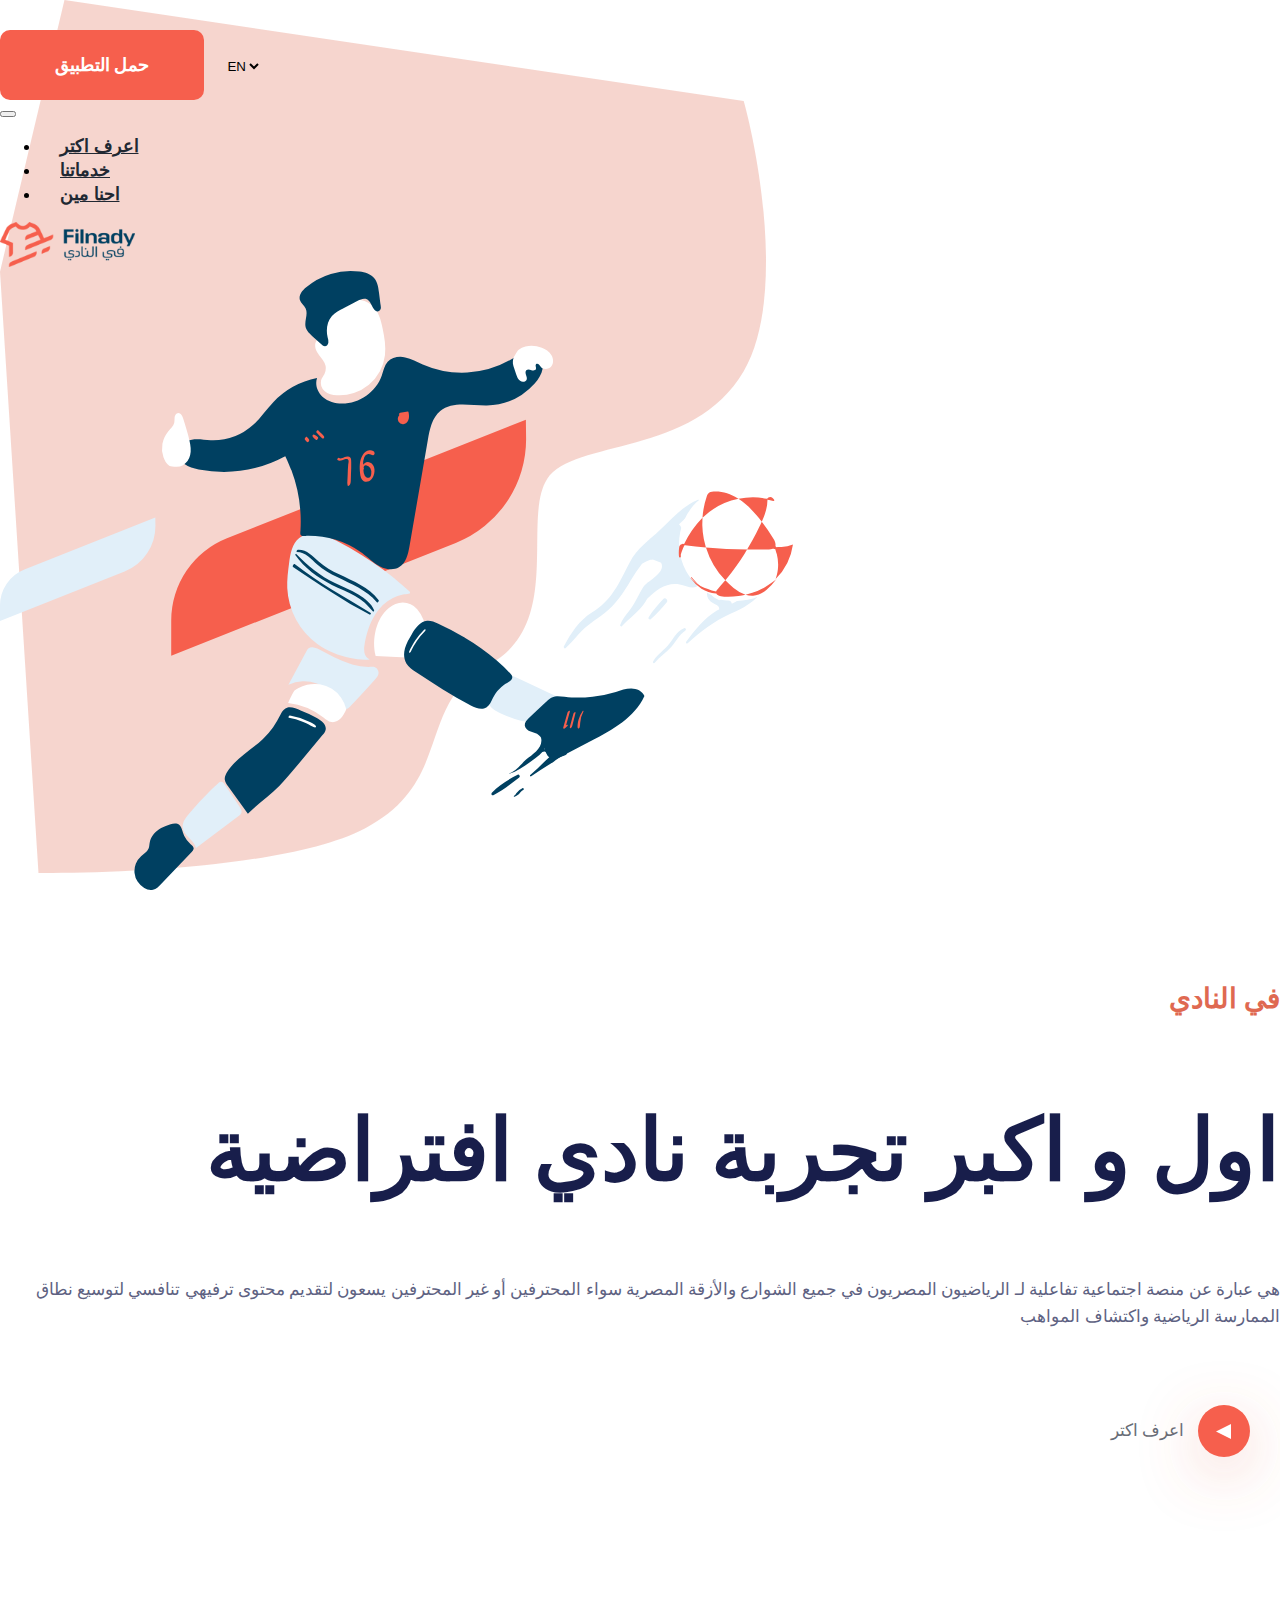
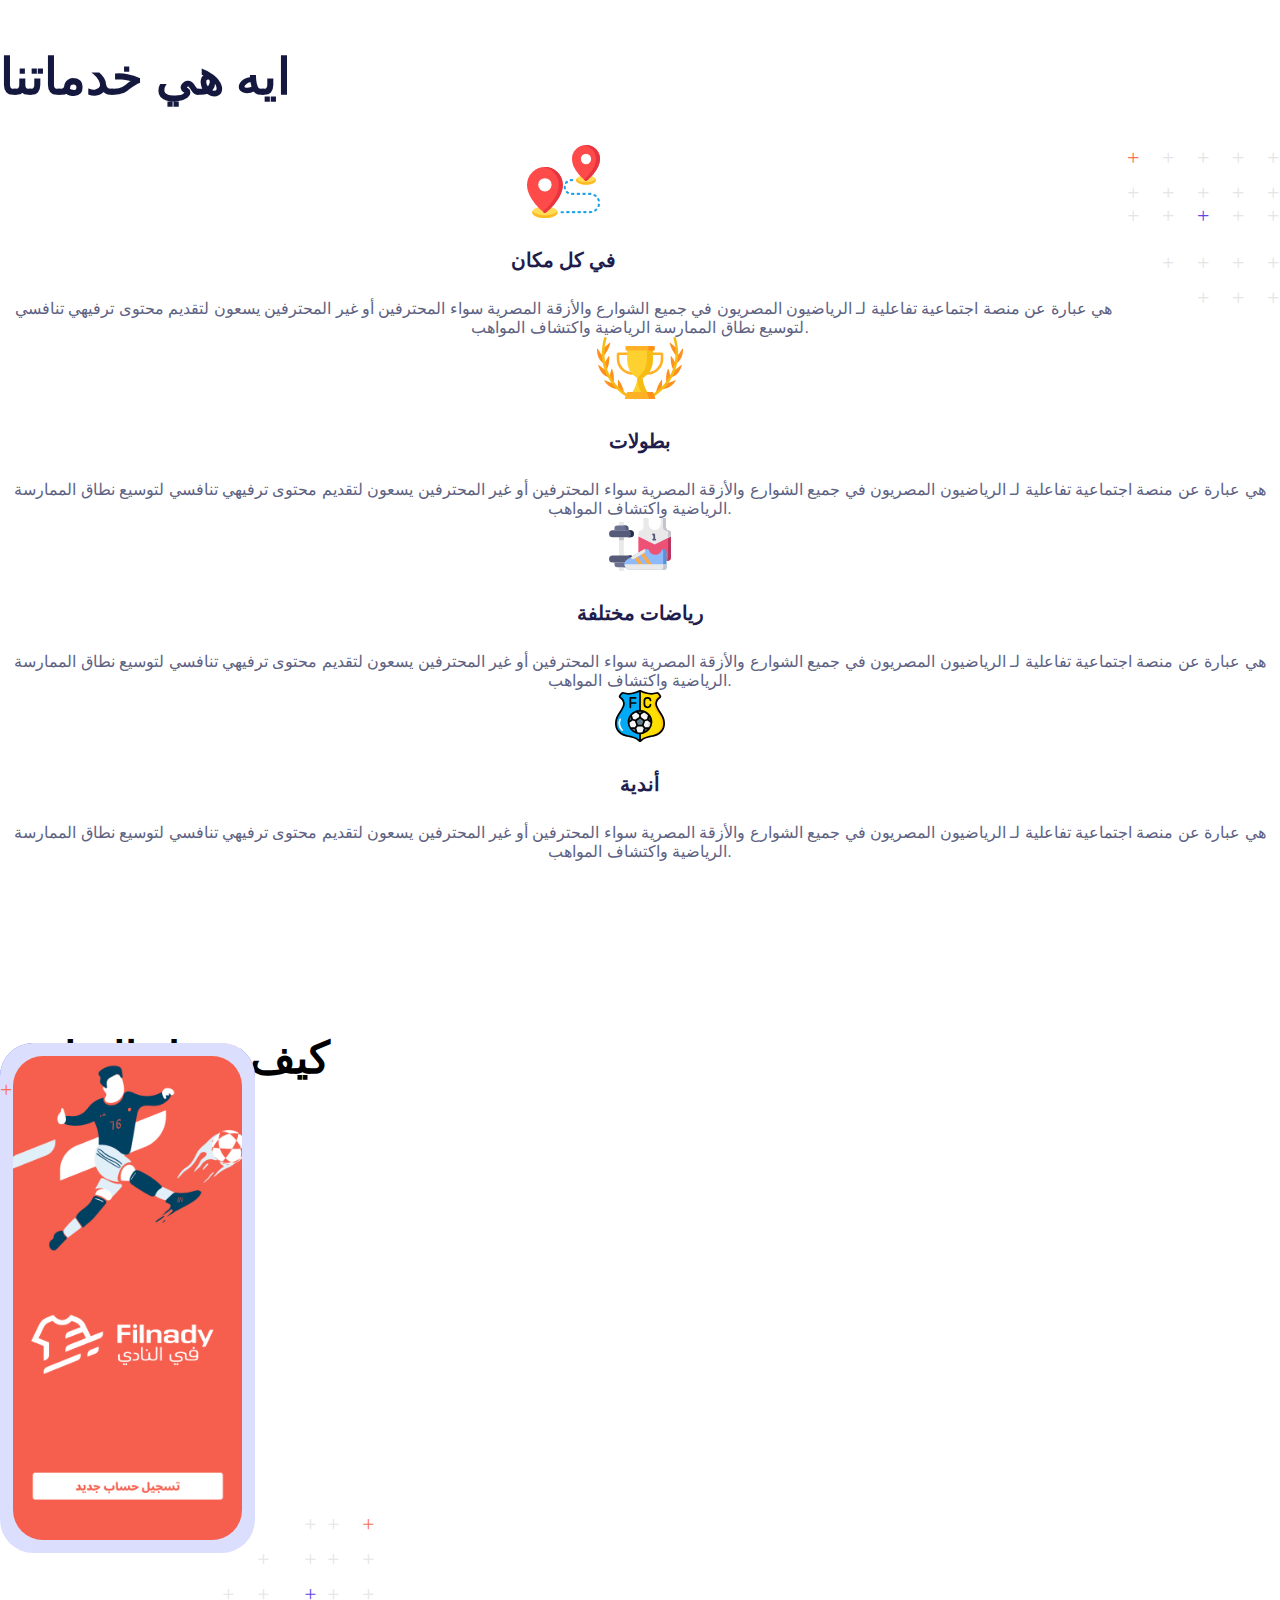
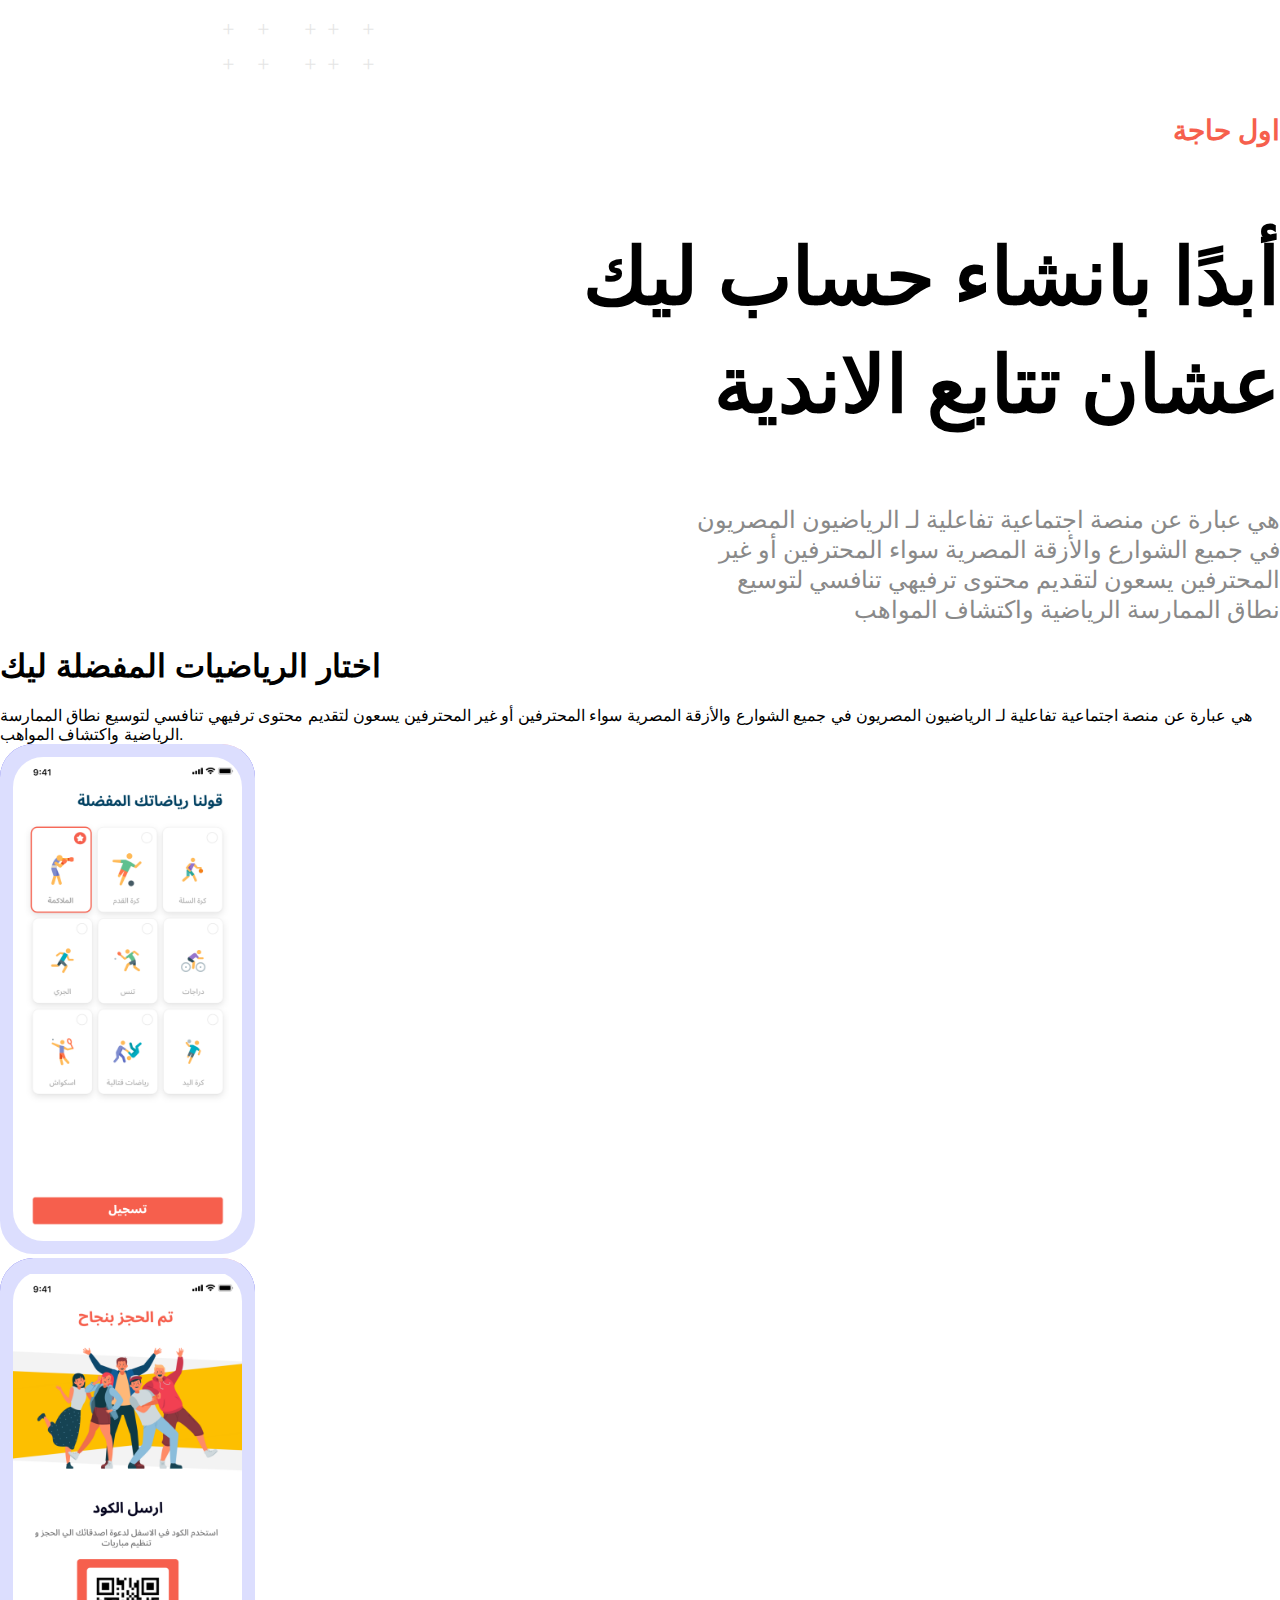
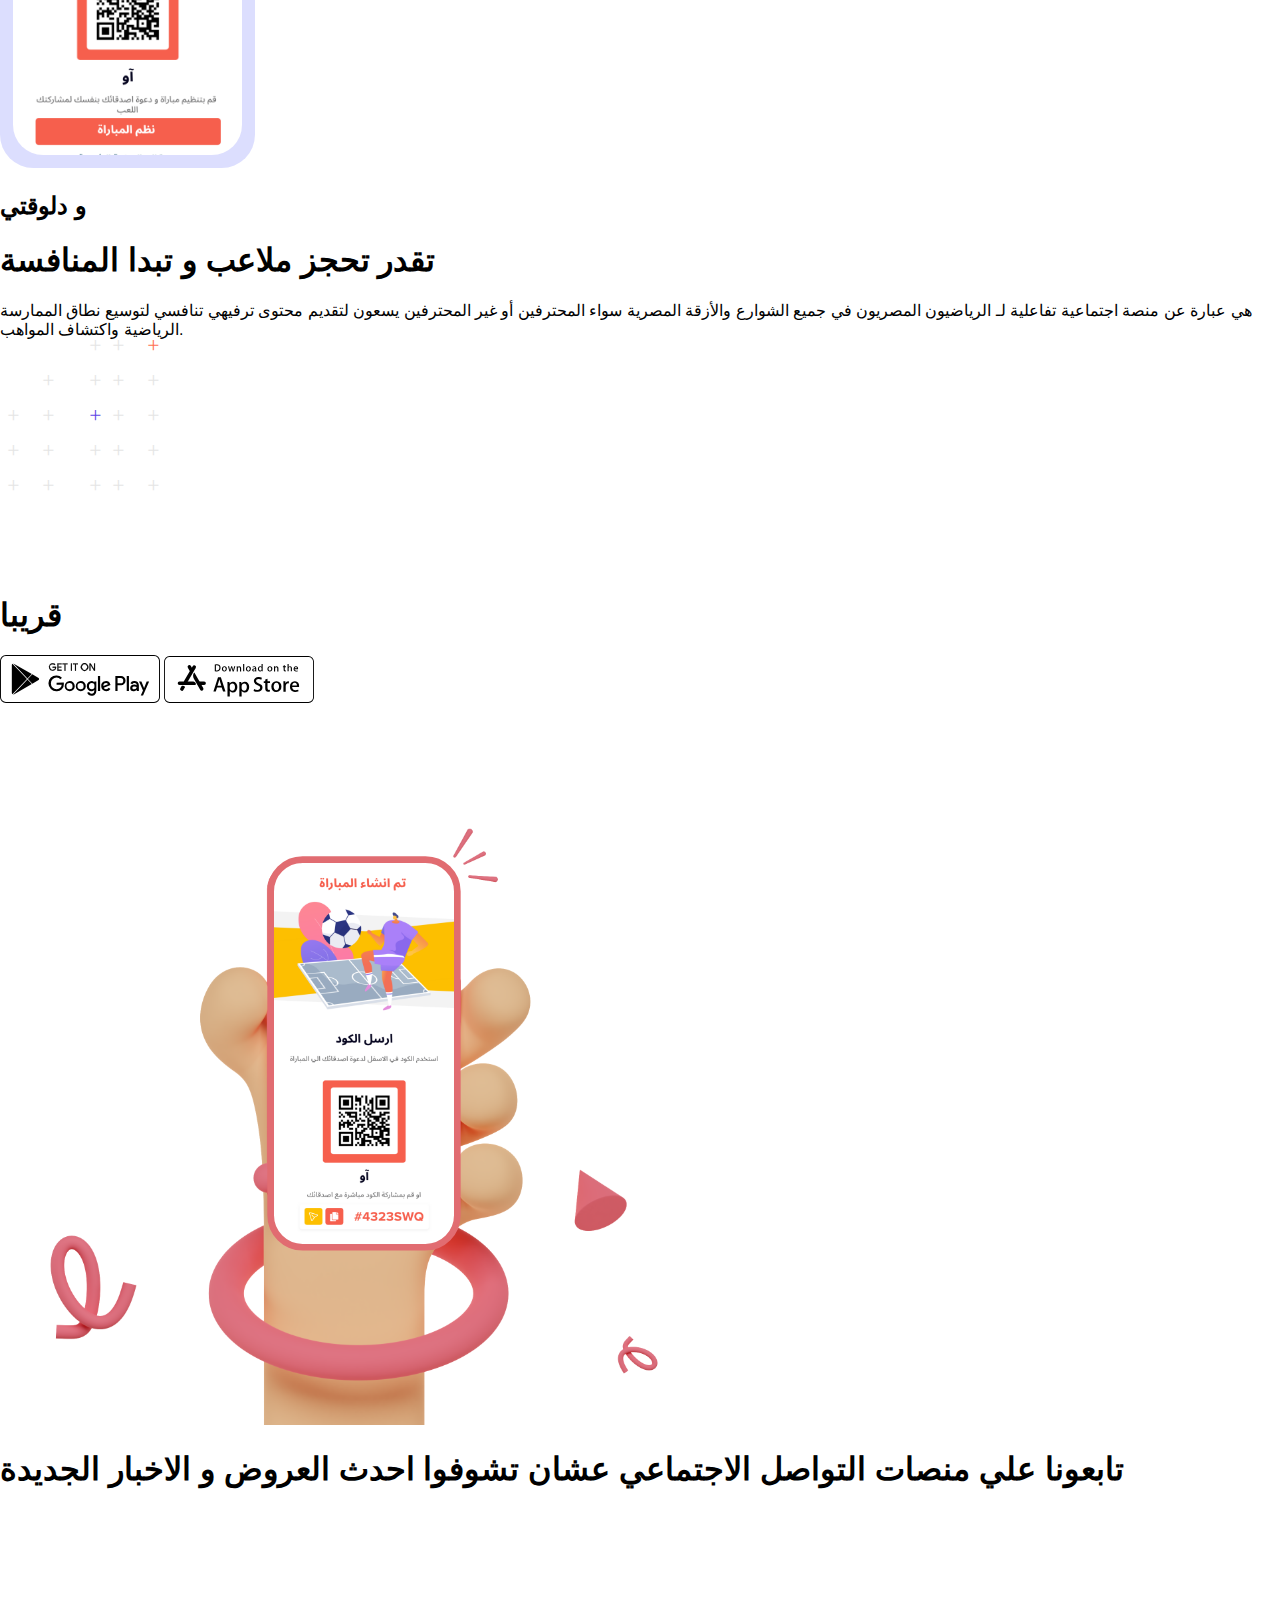
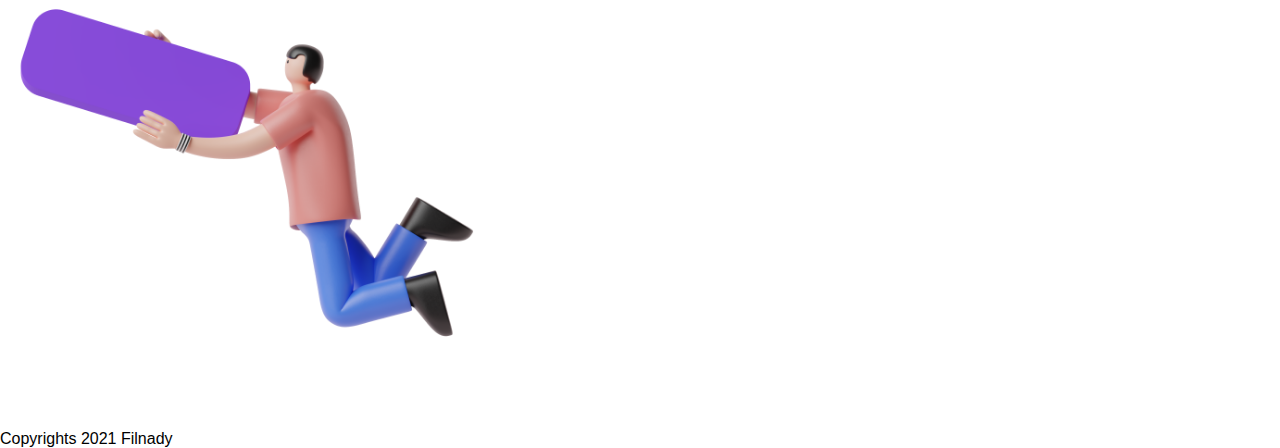
<file: index.html>
<!DOCTYPE html>
<html lang="en">

<head>

    <!-- Required meta tags -->
    <meta charset="utf-8">
    <meta name="viewport" content="width=device-width, initial-scale=1, shrink-to-fit=no">

    <!-- CSS only -->
    <link href="https://cdn.jsdelivr.net/npm/bootstrap@5.2.0-beta1/dist/css/bootstrap.min.css" rel="stylesheet"
        integrity="sha384-0evHe/X+R7YkIZDRvuzKMRqM+OrBnVFBL6DOitfPri4tjfHxaWutUpFmBp4vmVor" crossorigin="anonymous">

    <link rel="stylesheet" href="./fonts/NotoSansArabicUI-SemiCondensedBlack.ttf">

    <link rel="stylesheet" href="main.css">
    <link rel="stylesheet" href="fonts/all.min.css" />
    <link rel="stylesheet" href="https://cdnjs.cloudflare.com/ajax/libs/font-awesome/4.7.0/css/font-awesome.min.css">
    <title>فى النادى</title>
    <link rel="shortcut icon" href="img/Filnady Logo EN@2x.png">
</head>

<body>
    <section class="page1">

        <nav class="navbar navbar-expand-lg navbar-light">
            <div class="container">
                <div class="">
                    <a href="#page4" style="text-decoration: none; color: #fff">  <button class="nav_button">حمل التطبيق</button></a>
                    <select>
                        <option value="EN">EN</option>
                        <option value="AR">AR</option>
                        <option value="FR">FR</option>
                        <option value="SP">SP</option>
                    </select>
                </div>
                <button class="navbar-toggler" type="button" data-bs-toggle="collapse"
                    data-bs-target="#navbarSupportedContent" aria-controls="navbarSupportedContent"
                    aria-expanded="false" aria-label="Toggle navigation">
                    <span class="navbar-toggler-icon"></span>
                </button>

                <div class="collapse navbar-collapse" id="navbarSupportedContent">
                    <ul class="navbar-nav me-auto mb-2 mb-lg-0 offset-lg-6 " id="navbar-nav">
                        <li class="nav-item">
                            <a class="nav-link" href="#page3">اعرف اكتر</a>
                        </li>
                        <li class="nav-item">
                            <a class="nav-link" href="#page2">خدماتنا</a>
                        </li>
                        <li class="nav-item">
                            <a class="nav-link active" aria-current="page" href="#page1">احنا مين</a>
                        </li>
                    </ul>
                </div>
                <span><img class="logo" src="img/Filnady Logo EN.png"></span>

            </div>
        </nav>

        <div class="container">
            <div class="row ">
                <div class="col-lg-7 col-12 order-1">
                    <div class="r2_left group24">
                        <img class=" img-fluid" src="img/Group 125.svg">
                    </div>
                </div>
                <div class="col-lg-5 col-12 order-lg-1">
                    <div class="r2_right">
                        <p class="p1_page1" id="page1">في النادي</p>
                        <h2 class="h2_page1">اول و اكبر تجربة نادي افتراضية</h2>
                        <p class="p2_page1">هي عبارة عن منصة اجتماعية تفاعلية لـ الرياضيون المصريون في جميع
                            الشوارع والأزقة
                            المصرية سواء
                            المحترفين أو غير المحترفين يسعون لتقديم محتوى ترفيهي تنافسي لتوسيع نطاق الممارسة
                            الرياضية
                            واكتشاف المواهب</p>

                        <a href="#page3"><img  class="pic2_page1" src="img/Play Demo.svg"></a>
                    </div>
                </div>
            </div>
        </div>
    </section>

    <section class="page2" id="page2">
        <div class="container">
            <!-- <div class="row r1_page2">
                <div
                    class="col-12 col-sm-12 col-lg-5 offset-lg-4 col-xl-5 offset-xl-4 order-1 order-sm-1 order-lg-1 order-xl-1">
                </div>
                <div class="col-lg-2 offset-lg-1 order-lg-2 col-xl-1 offset-xl-1 order-xl-2">
                </div>
            </div> -->
            <div>
                <h1 class="h1_page2">ايه هي خدماتنا</h1>
            </div>
            <div>
                <img class="img_r1_page2" src="img/Group 4-2.svg">
            </div>
            <div class="row r2_page2">
                <div class=" col-lg-3 box_page2">
                    <img class="img-fluid mb-3" src="img/destination.svg">
                    <div>
                        <p class="p1_page2">في كل مكان</p>
                        <p class="p2_page2">هي عبارة عن منصة اجتماعية تفاعلية لـ الرياضيون المصريون في جميع الشوارع
                            والأزقة
                            المصرية سواء المحترفين أو غير المحترفين يسعون لتقديم محتوى ترفيهي تنافسي لتوسيع نطاق
                            الممارسة
                            الرياضية واكتشاف المواهب.</p>
                    </div>

                </div>
                <div class="ccol-12 col-sm-12 col-lg-3 col-xl-3 order-3 order-sm-3 order-lg-2 order-xl-2 box_page2">
                    <img class="img-fluid mb-3" src="img/winner.svg">
                    <div>
                        <p class="p1_page2">بطولات</p>
                        <p class="p2_page2">
                            هي عبارة عن منصة اجتماعية تفاعلية لـ الرياضيون المصريون في جميع الشوارع والأزقة المصرية سواء
                            المحترفين أو غير المحترفين يسعون لتقديم محتوى ترفيهي تنافسي لتوسيع نطاق الممارسة الرياضية
                            واكتشاف المواهب.
                        </p>
                    </div>
                </div>
                <div class="col-12 col-sm-12 col-lg-3 col-xl-3 order-2 order-sm-2 order-lg-3 order-xl-3 box_page2">
                    <img class="img-fluid mb-3" src="img/sport.svg">
                    <div>
                        <p class="p1_page2">رياضات مختلفة</p>
                        <p class="p2_page2">هي عبارة عن منصة اجتماعية تفاعلية لـ الرياضيون المصريون في جميع الشوارع
                            والأزقة
                            المصرية سواء المحترفين أو غير المحترفين يسعون لتقديم محتوى ترفيهي تنافسي لتوسيع نطاق
                            الممارسة
                            الرياضية واكتشاف المواهب.</p>
                    </div>
                </div>
                <div class="col-12 col-sm-12 col-lg-3 col-xl-3 order-1 order-sm-1 order-lg-4 order-xl-4 box_page2">
                    <img class="img-fluid mb-3" src="img/Page-1.svg">
                    <div>
                        <p class="p1_page2">أندية</p>
                        <p class="p2_page2">هي عبارة عن منصة اجتماعية تفاعلية لـ الرياضيون المصريون في جميع الشوارع
                            والأزقة
                            المصرية سواء المحترفين أو غير المحترفين يسعون لتقديم محتوى ترفيهي تنافسي لتوسيع نطاق
                            الممارسة
                            الرياضية واكتشاف المواهب.</p>
                    </div>

                </div>
            </div>
        </div>

    </section>

    <section class="page3" id="page3">
        <div class="container">
            <div>
                <h1 class="h1_page3 mb-5">كيف يعمل التطبيق</h1>
            </div>
            <div class="row r2_page3">
                <div class="col-12 col-lg-5  offset-lg-1  r2_page3_left order-1">
                    <div class="star1_page3">+</div>
                    <img src="img/Group 4-1.png">
                    <div class="star2_page3">+</div>
                </div>
                <div class="img2_page3">
                    <img src="img/Group 4.svg">
                </div>
                <div class=" col-12  col-lg-6  order-lg-1">
                    <p class="p1_page3">اول حاجة</p>
                    <h2 class="h2_page3">أبدًا بانشاء حساب ليك<br> عشان تتابع الاندية</h2>
                    <p class="p2_page3">
                        هي عبارة عن منصة اجتماعية تفاعلية لـ الرياضيون المصريون <br> في جميع الشوارع والأزقة المصرية
                        سواء
                        المحترفين أو غير <br> المحترفين يسعون لتقديم محتوى ترفيهي تنافسي لتوسيع <br> نطاق الممارسة
                        الرياضية
                        واكتشاف المواهب
                    </p>
                </div>
            </div>
        </div>
    </section>

    <section class="page4">
        <div class="container">
            <section class="page4Container">
                <div class="row">
                    <div class="col-lg-6 ">
                        <div class="pag4Decr">
                            <h1 class="pag4-h1">اختار الرياضيات المفضلة ليك</h1>
                            <p class="page4-p">هي عبارة عن منصة اجتماعية تفاعلية لـ الرياضيون المصريون في جميع الشوارع
                                والأزقة المصرية سواء
                                المحترفين أو غير المحترفين يسعون لتقديم محتوى ترفيهي تنافسي لتوسيع نطاق الممارسة
                                الرياضية
                                واكتشاف المواهب.</p>
                        </div>
                    </div>
                    <div class="col-lg-4 offset-lg-2">
                        <img class="img-fluid" src="img/mobileApp.png">
                    </div>
                </div>
            </section>
        </div>
        <div class="cricle1"></div>
        <div class="cricle2"></div>
        <div class="cricle3"></div>
        <div class="cricle4"></div>
    </section>

    <!-- section 5 -->
    <section class="page5">
        <div class="container">
            <div class="row">
                <div class="col-lg-5 offset-lg-1 order-1">
                    <img class="img-fluid" src="img/reserv.png">
                </div>
                <div class="col-lg-6 order-lg-1">
                    <div class="mt-5">
                        <h2 class="h2_page5">و دلوقتي</h2>
                        <h1 class="h1_page5">تقدر تحجز ملاعب و تبدا المنافسة</h1>
                        <p class="p_page5">هي عبارة عن منصة اجتماعية تفاعلية لـ الرياضيون المصريون في جميع الشوارع
                            والأزقة المصرية سواء
                            المحترفين أو غير المحترفين يسعون لتقديم محتوى ترفيهي تنافسي لتوسيع نطاق الممارسة الرياضية
                            واكتشاف المواهب.</p>
                    </div>
                </div>
            </div>
        </div>
        <div class="stars">
            <img src="img/Group 4.svg">
        </div>
    </section>

    <!-- section 6 -->

    <!-- <section class="page7">
        <div class="container">
            <div class="row">
                <div class="col-12 col-lg-2 order-lg-1">
                    <span>الاندية المشاركة</span>
                </div>
                <div class="col-12 col-lg-2 offset-lg-1">
                    <img src="img/image 27.png" class="img-fluid">
                </div>
                <div class="col-12 col-lg-2">
                    <img src="img/image 28.png" class="img-fluid">
                </div>
                <div class="col-12 col-lg-2">
                    <img src="img/Group 63.png" class="img-fluid">
                </div>
                <div class="col-12 col-lg-2">
                    <img src="img/image 30.png" class="img-fluid">
                </div>
            </div>
        </div>
        </div>
    </section> -->

    <!-- section 7 -->

    <section class="page6" id="page4">
        <div class="container">
            <section class="page6Container">
                <div class="row">
                    <div class="col-lg-6 col-12">
                        <h1 class="mt-5 text-center">قريبا</h1>
                        <div class="text-center">
                            <img src="img/Google Play.svg">
                            <img src="img/Play Store.svg">
                        </div>
                    </div>
                    <div class="col-lg-6 col-12">
                        <img src="img/Group 150.png" class="img-fluid pic">
                    </div>
                </div>
            </section>
        </div>
    </section>

    <!-- page 8 -->

    <section class="page8">
        <div class="container">
            <div class="row">
                <div class="col-12 col-lg-6">
                    <h1 class="h1_page8">
                        تابعونا علي منصات التواصل الاجتماعي عشان تشوفوا احدث العروض و الاخبار الجديدة
                    </h1>
                </div>
                <div class="col-12 col-lg-6">
                    <img src="img/Rectangle 2.png" class="img-fluid">
                    <!-- <div>
                            <i class="fa fa-facebook"></i>
                    </div>
                    <i class="fa fa-twitter"></i>
                    <i class="fa fa-youtube"></i> -->
                </div>
            </div>
        </div>
    </section>

    <div class="text-center">
        <p class="copyRigth">Copyrights 2021 Filnady</p>
    </div>

    <script src="https://cdn.jsdelivr.net/npm/bootstrap@5.1.1/dist/js/bootstrap.bundle.min.js"
        integrity="sha384-/bQdsTh/da6pkI1MST/rWKFNjaCP5gBSY4sEBT38Q/9RBh9AH40zEOg7Hlq2THRZ"
        crossorigin="anonymous"></script>



    <script>
        // Add active class to the current button (highlight it)
        var header = document.getElementById("navbar-nav");
        var btns = header.getElementsByClassName("nav-link");
        for (var i = 0; i < btns.length; i++) {
            btns[i].addEventListener("click", function () {
                var current = document.getElementsByClassName("active");
                current[0].className = current[0].className.replace(" active", "");
                this.className += " active";
            });
        }
    </script>

</body>

</html>

<!-- https://github.com/AhmedAbdElkaader/langing.git -->

<!-- $ git remote set-url origin https://github.com/SportsStreet/landingPage.git -->
</file>
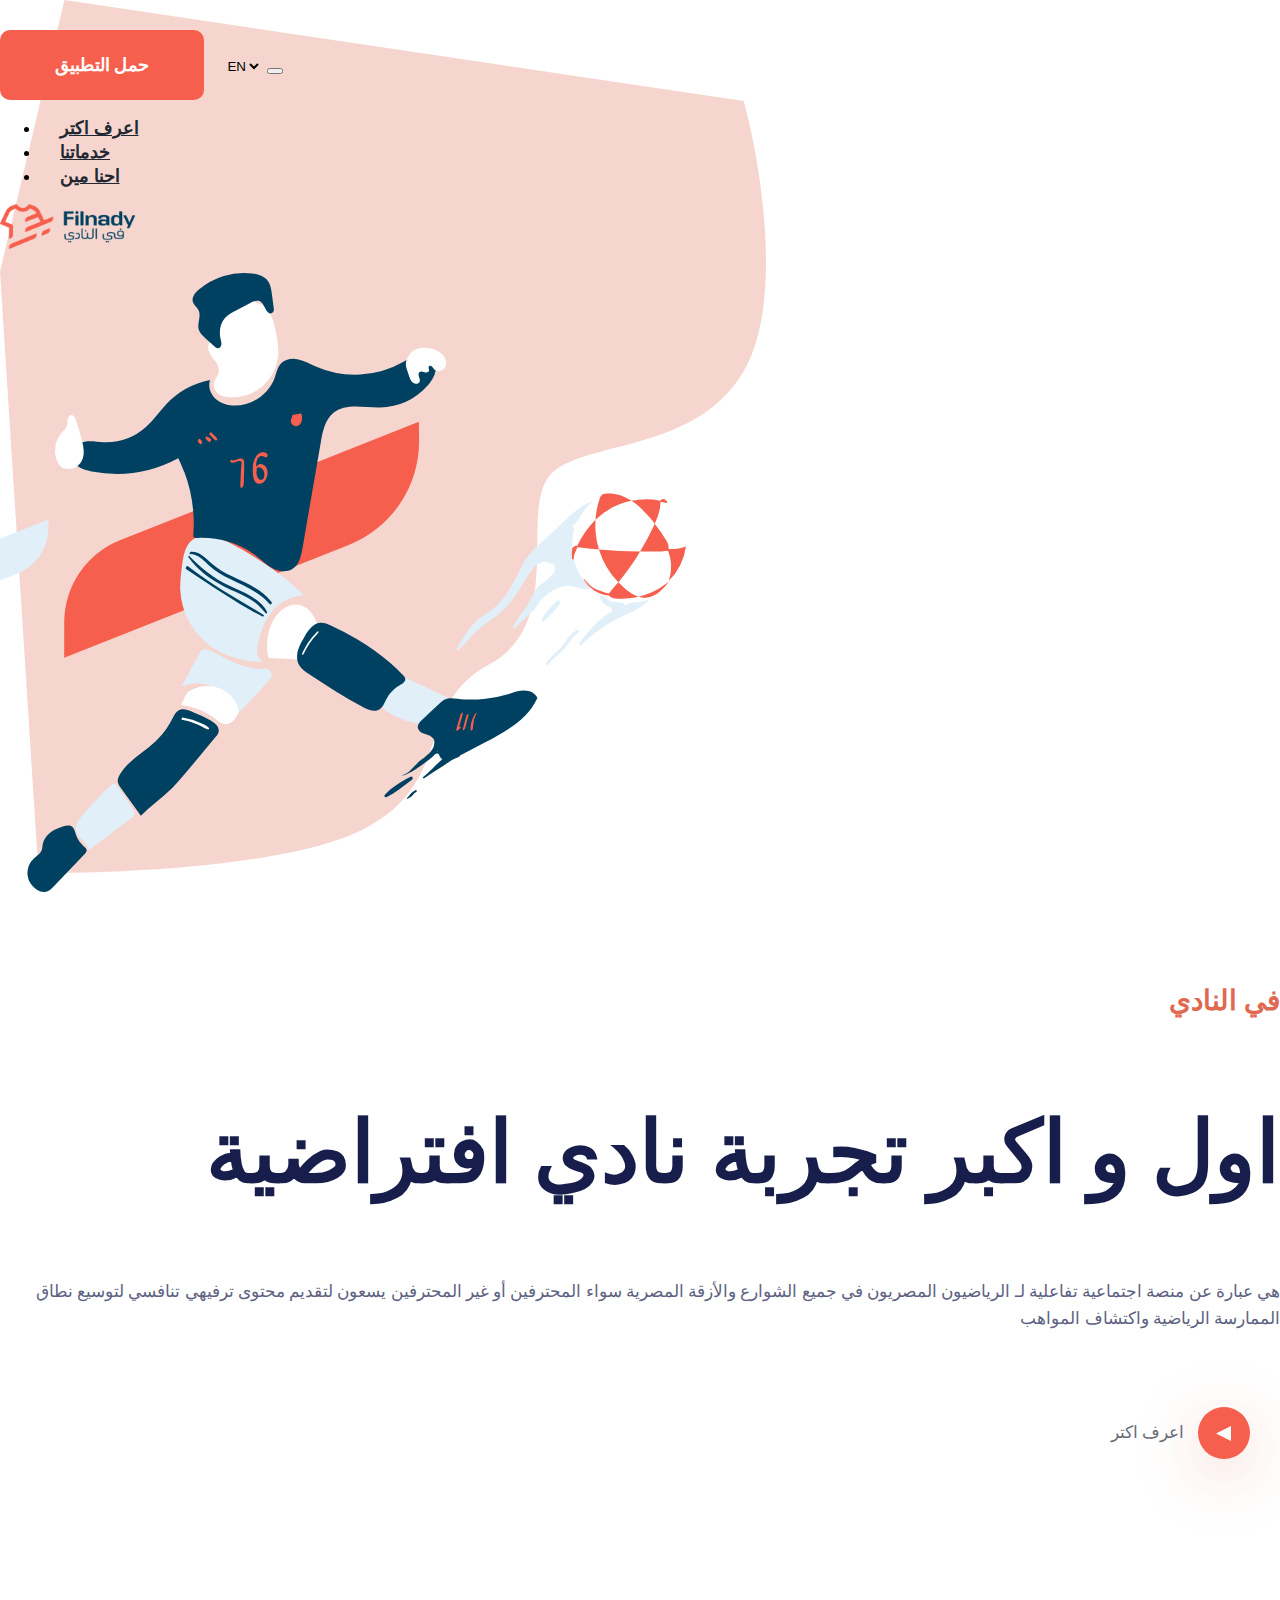
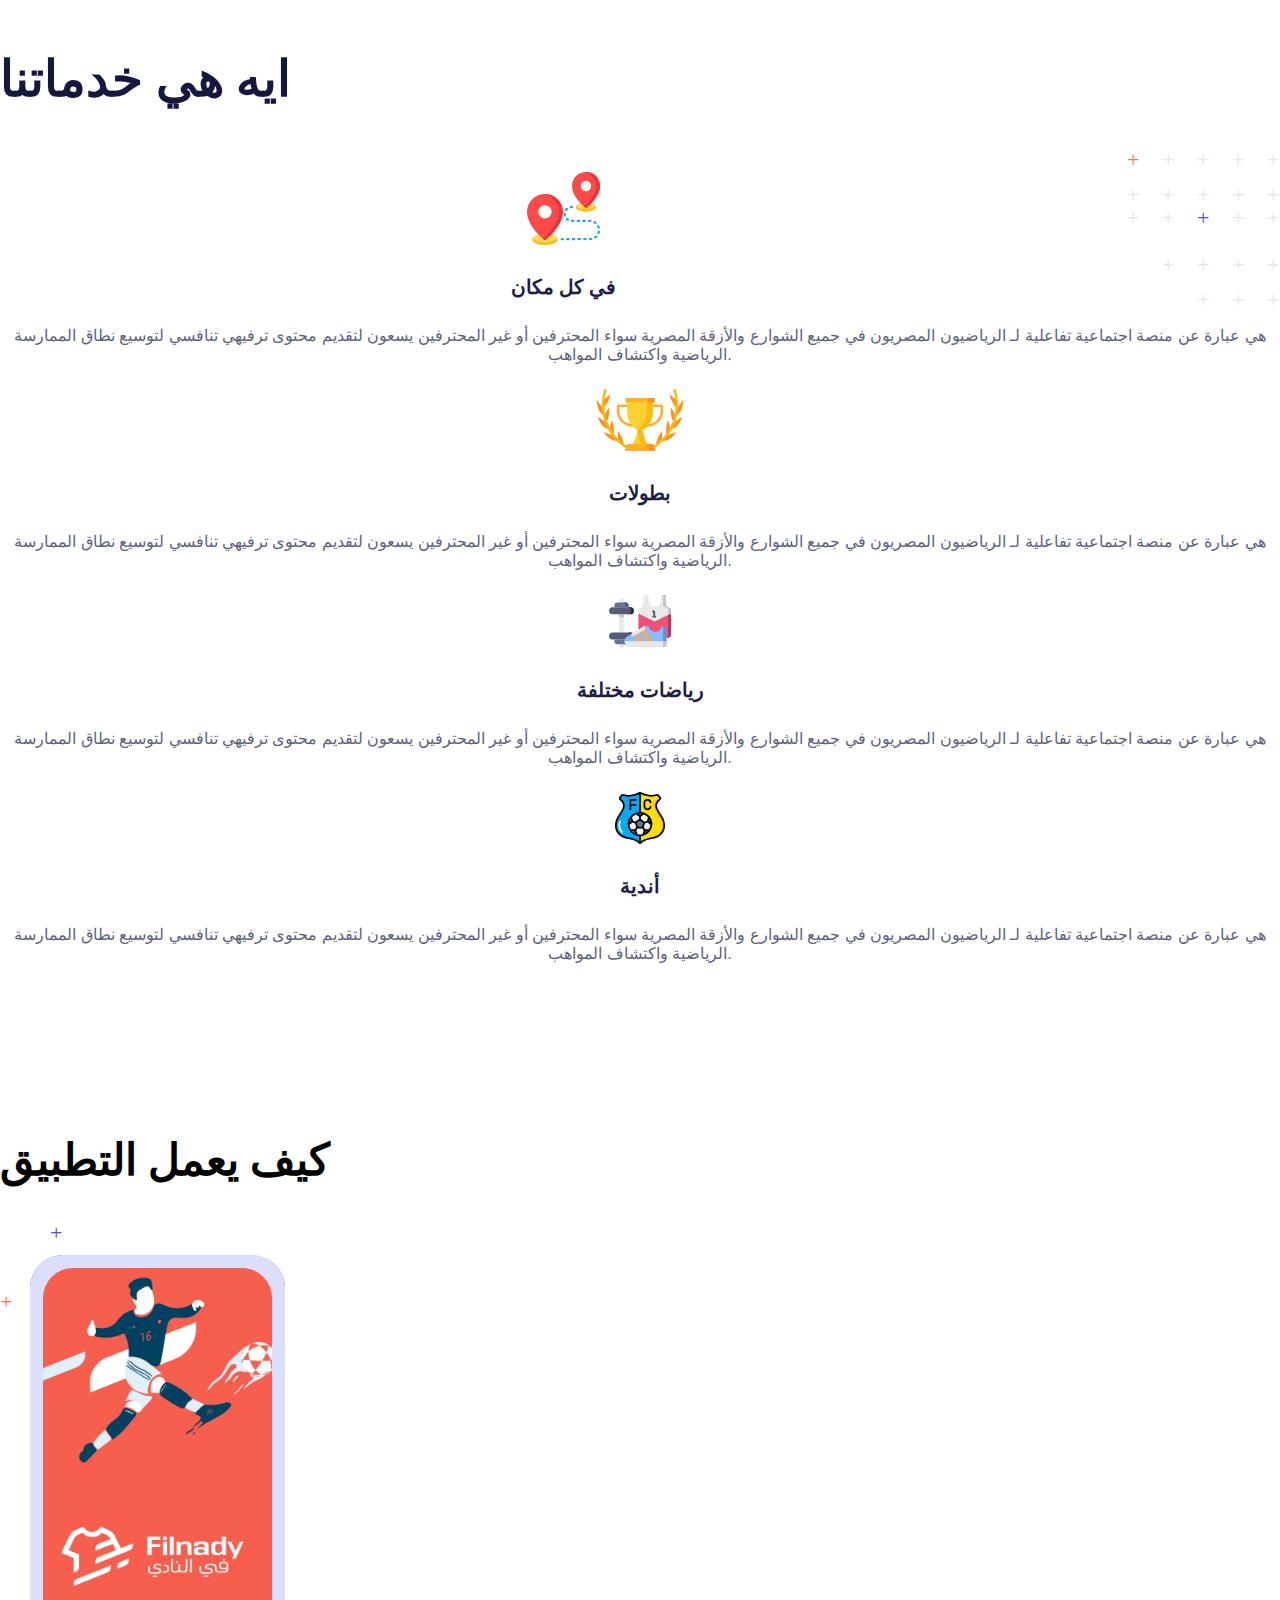
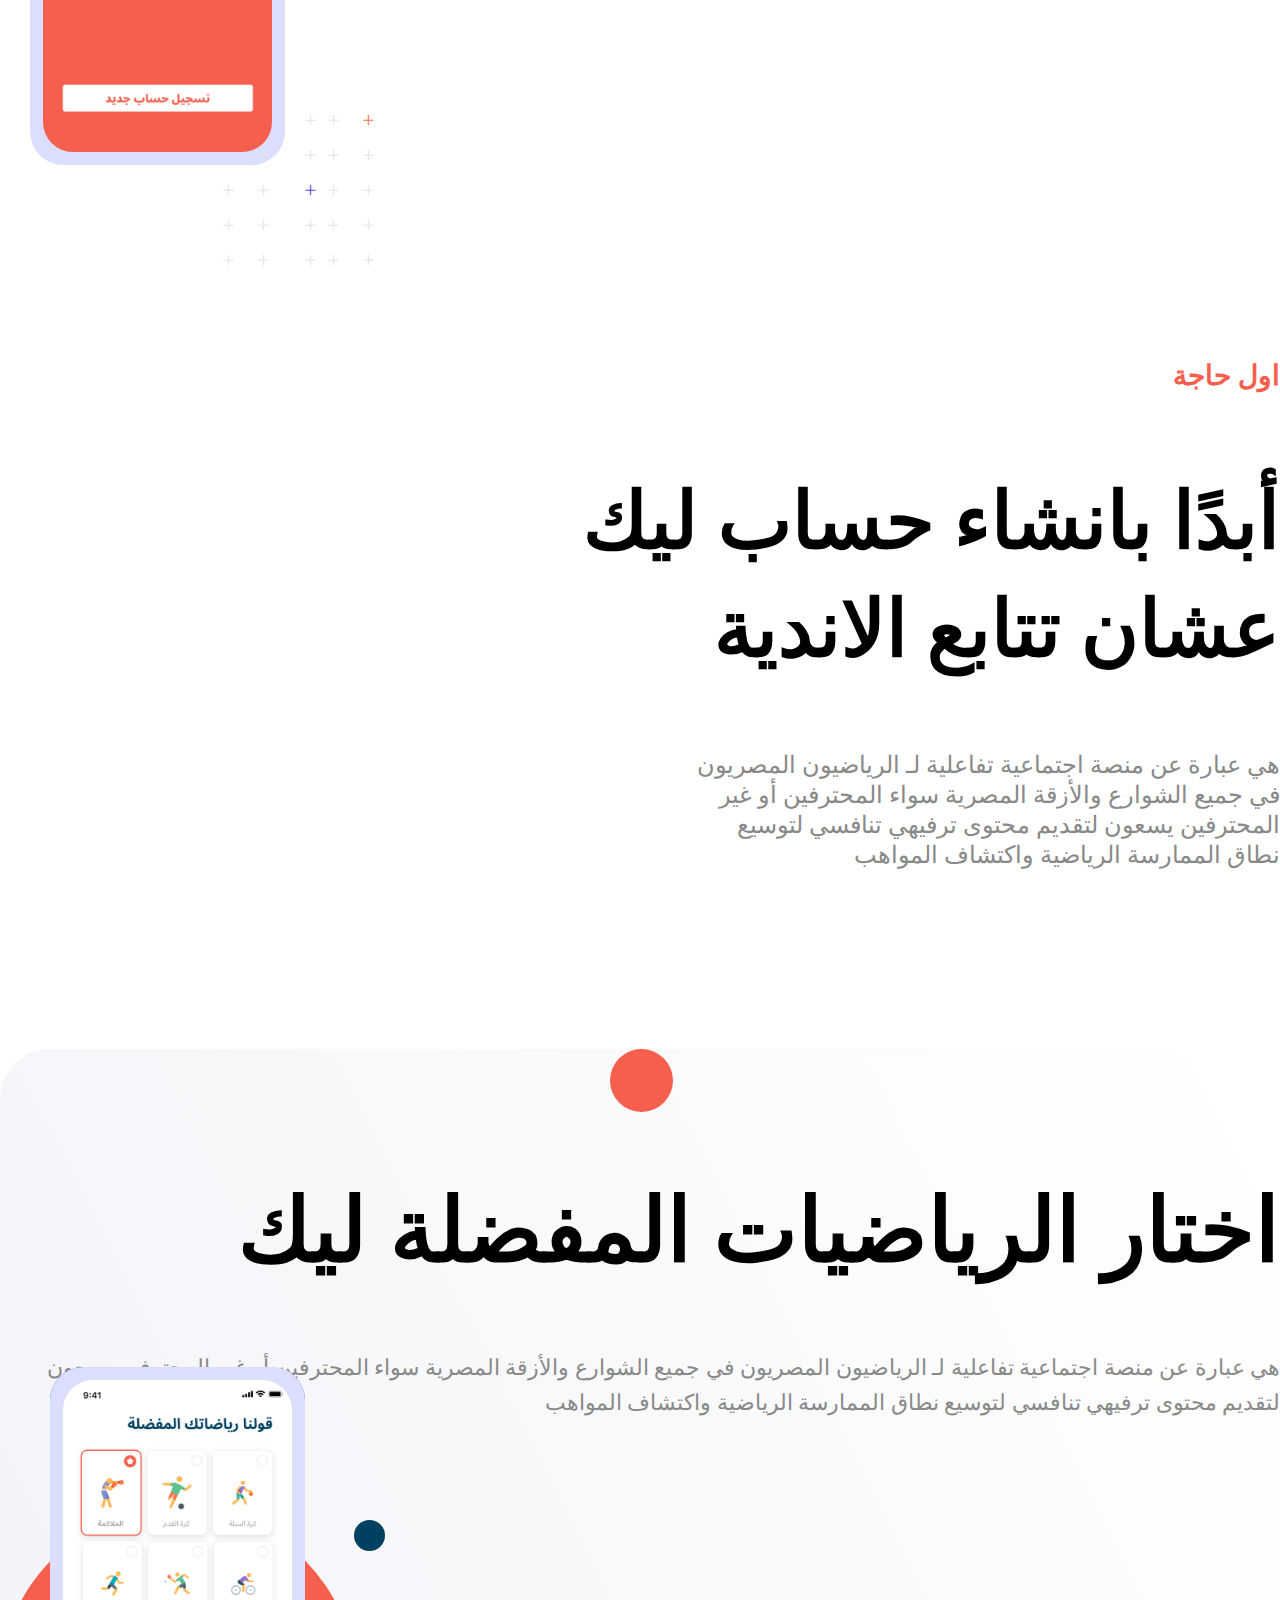
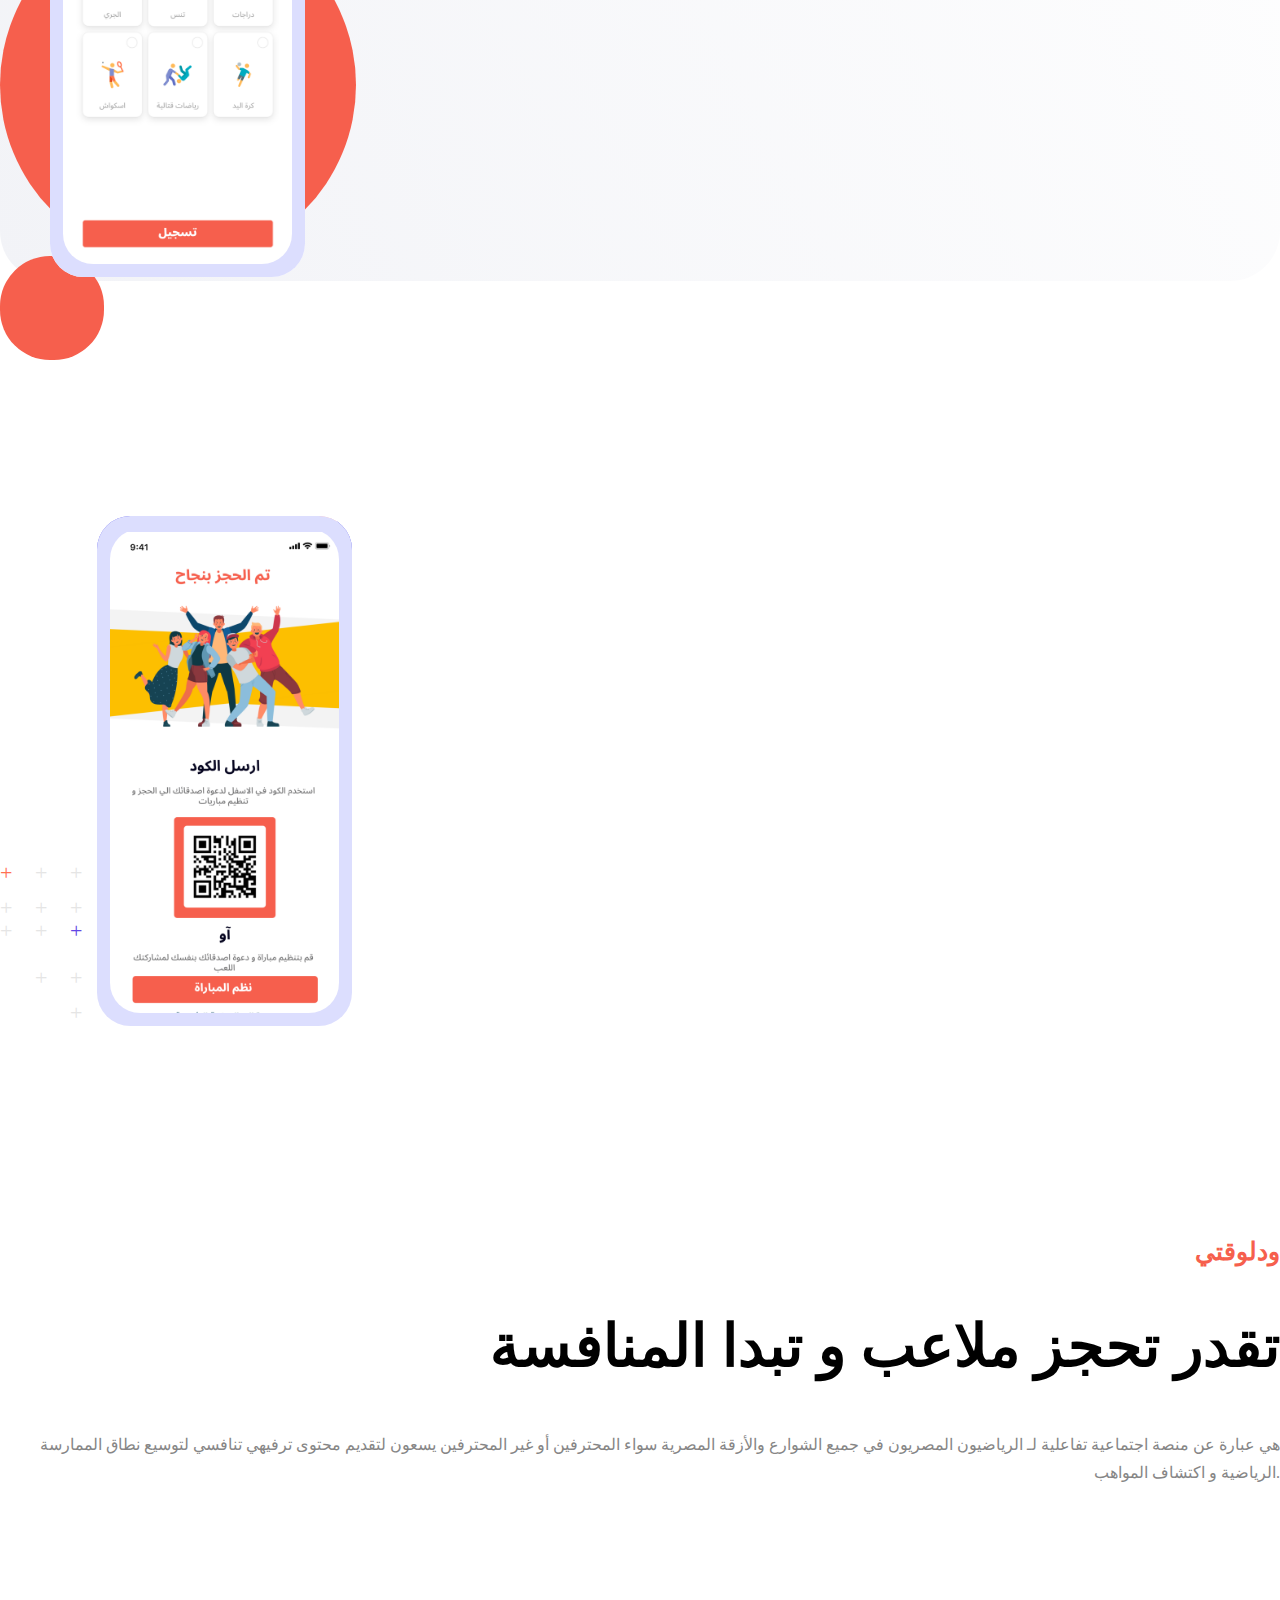
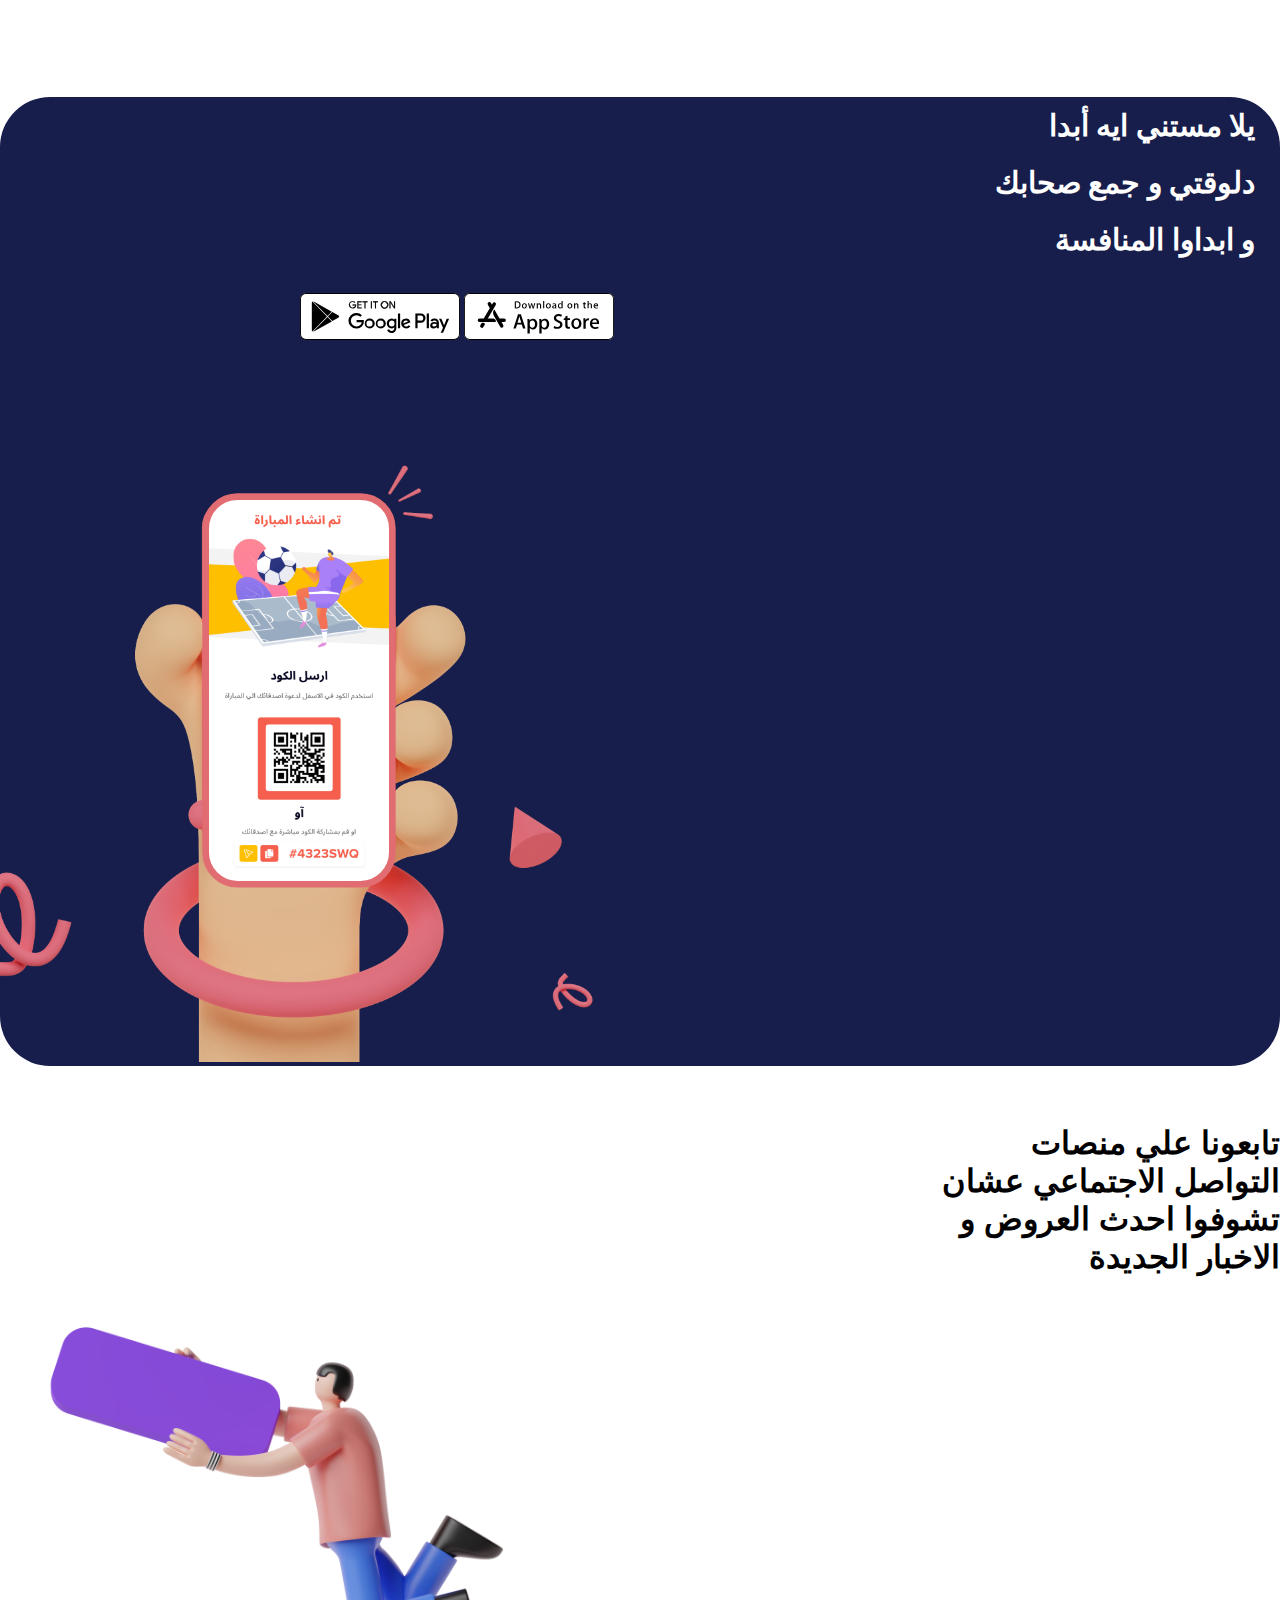
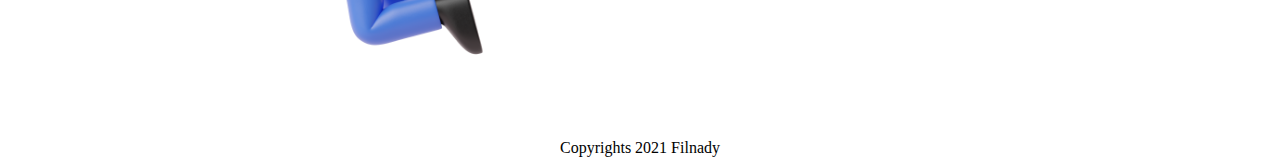
<file: LandingPage.html>
<!DOCTYPE html>
<html lang="en">

<head>

    <!-- Required meta tags -->
    <meta charset="utf-8">
    <meta name="viewport" content="width=device-width, initial-scale=1, shrink-to-fit=no">

    <!-- Bootstrap CSS -->
    <link href="https://cdn.jsdelivr.net/npm/bootstrap@5.1.0/dist/css/bootstrap.min.css" rel="stylesheet"
        integrity="sha384-KyZXEAg3QhqLMpG8r+8fhAXLRk2vvoC2f3B09zVXn8CA5QIVfZOJ3BCsw2P0p/We" crossorigin="anonymous">


    <link rel="stylesheet" href="main.css">

    <title>desktop</title>
</head>

<body>
    <section class="page1">
        <nav class="navbar navbar-expand-lg navbar-light">
            <div class="container">
                <button class="nav_button">حمل التطبيق</button>
                <select>
                    <option value="EN">EN</option>
                    <option value="AR">AR</option>
                    <option value="FR">FR</option>
                    <option value="SP">SP</option>
                </select>
                <button class="navbar-toggler" type="button" data-bs-toggle="collapse"
                    data-bs-target="#navbarSupportedContent" aria-controls="navbarSupportedContent" aria-expanded="false"
                    aria-label="Toggle navigation">
                    <span class="navbar-toggler-icon"></span>
                </button>
                
                <div class="collapse navbar-collapse" id="navbarSupportedContent">
                    <ul class="navbar-nav me-auto mb-2 mb-lg-0 offset-lg-8">
                        <li class="nav-item">
                            <a class="nav-link" href="#">اعرف اكتر</a>
                        </li>
                        <li class="nav-item">
                            <a class="nav-link" href="#">خدماتنا</a>
                        </li>
                        <li class="nav-item">
                            <a class="nav-link active" aria-current="page" href="#">احنا مين</a>
                        </li>
                    </ul>
                </div>
                <span><img class="logo" src="img/Filnady Logo EN.png"></span>
                
            </div>
        </nav>


        <div class="row r2_page1">
            <div class="col-12 col-sm-12 col-lg-6 order-2 order-sm-2 order-lg-1 ">
                <div class="r2_left">
                    <img class=" img-fluid pic_page1" src="img/Group 125.svg">
                </div>

            </div>
            <div class="col-11 offset-1 col-sm-11 offset-sm-1 col-lg-4 offset-lg-1 order-1 order-sm-1 order-lg-2">
                <div class="r2_right">
                    <p class="p1_page1">في النادي</p>
                    <h2 class="h2_page1">اول و اكبر تجربة نادي افتراضية</h2>
                    <p class="p2_page1">هي عبارة عن منصة اجتماعية تفاعلية لـ الرياضيون المصريون في جميع
                        الشوارع والأزقة
                        المصرية سواء
                        المحترفين أو غير المحترفين يسعون لتقديم محتوى ترفيهي تنافسي لتوسيع نطاق الممارسة
                        الرياضية
                        واكتشاف المواهب</p>

                    <img class="pic2_page1" src="img/Play Demo.svg">
                </div>
            </div>
        </div>
    </section>

    <section class="page2">
        <div>
            <div class="row r1_page2">
                <div class="col-11 offset-1 col-sm-11 offset-sm-1 col-lg-5 offset-lg-5 order-1 order-sm-1 order-lg-1">
                    <h1 class="h1_page2">ايه هي خدماتنا</h1>
                </div>
                <div class="col-lg-2 order-lg-2">
                    <img class="img_r1_page2" src="img/Group 4-2.svg">
                </div>
            </div>
        </div>

        <div class="container">
            <div class="row r2_page2">
                <div
                    class="col-11 offset-1 col-sm-11 offset-sm-1 col-lg-3 offset-lg-0 order-4 order-sm-4 order-lg-1 box_page2">
                    <img class="img_r2_page2" src="img/destination.svg">
                    <p class="p1_page2">في كل مكان</p>
                    <p class="p2_page2">هي عبارة عن منصة اجتماعية تفاعلية لـ الرياضيون المصريون في جميع الشوارع والأزقة
                        المصرية سواء المحترفين أو غير المحترفين يسعون لتقديم محتوى ترفيهي تنافسي لتوسيع نطاق الممارسة
                        الرياضية واكتشاف المواهب.</p>
                </div>
                <div
                    class="col-11 offset-1 col-sm-11 offset-sm-1 col-lg-3 offset-lg-0 order-3 order-sm-3 order-lg-2 box_page2">
                    <img class="img_r2_page2" src="img/winner.svg">
                    <p class="p1_page2">بطولات</p>
                    <p class="p2_page2">هي عبارة عن منصة اجتماعية تفاعلية لـ الرياضيون المصريون في جميع الشوارع والأزقة
                        المصرية سواء المحترفين أو غير المحترفين يسعون لتقديم محتوى ترفيهي تنافسي لتوسيع نطاق الممارسة
                        الرياضية واكتشاف المواهب.</p>
                </div>
                <div
                    class="col-11 offset-1 col-sm-11 offset-sm-1 col-lg-3 offset-lg-0 order-2 order-sm-2 order-lg-3 box_page2">
                    <img class="img_r2_page2" src="img/sport.svg">
                    <p class="p1_page2">رياضات مختلفة</p>
                    <p class="p2_page2">هي عبارة عن منصة اجتماعية تفاعلية لـ الرياضيون المصريون في جميع الشوارع والأزقة
                        المصرية سواء المحترفين أو غير المحترفين يسعون لتقديم محتوى ترفيهي تنافسي لتوسيع نطاق الممارسة
                        الرياضية واكتشاف المواهب.</p>
                </div>
                <div
                    class="col-11 offset-1 col-sm-11 offset-sm-1 col-lg-3 offset-lg-0 order-1 order-sm-1 order-lg-4 box_page2">
                    <img class="img_r2_page2" src="img/Page-1.svg">
                    <p class="p1_page2">أندية</p>
                    <p class="p2_page2">هي عبارة عن منصة اجتماعية تفاعلية لـ الرياضيون المصريون في جميع الشوارع والأزقة
                        المصرية سواء المحترفين أو غير المحترفين يسعون لتقديم محتوى ترفيهي تنافسي لتوسيع نطاق الممارسة
                        الرياضية واكتشاف المواهب.</p>

                </div>
            </div>
        </div>

    </section>

    <section class="page3">
        <div class="container">
            <div class="row r1_page3">
                <div class="col-11 offset-1 col-sm-11 offset-sm-1 col-lg-5 offset-lg-5 order-1 order-sm-1 order-lg-1">
                    <h1 class="h1_page3">كيف يعمل التطبيق</h1>
                </div>
            </div>

            <div class="row r2_page3">
                <div class="col-12 col-sm-12 col-lg-4 offset-1 order-2 order-sm-2 order-lg-1 r2_page3_left">
                    <div class="star1_page3">+</div>
                    <img class="img1_page3" src="img/Group 4-1.png">
                    <div class="star2_page3">+</div>
                    <img class="img2_page3" src="img/Group 4.svg">
                </div>
                <div
                    class=" col-11 offset-1 col-sm-11 offset-sm-1 col-lg-6 offset-lg-1 order-1 order-sm-1 order-lg-2 r2_page3_right">
                    <p class="p1_page3">اول حاجة</p>
                    <h2 class="h2_page3">أبدًا بانشاء حساب ليك<br> عشان تتابع الاندية</h2>
                    <p class="p2_page3">
                        هي عبارة عن منصة اجتماعية تفاعلية لـ الرياضيون المصريون <br> في جميع الشوارع والأزقة المصرية
                        سواء
                        المحترفين أو غير <br> المحترفين يسعون لتقديم محتوى ترفيهي تنافسي لتوسيع <br> نطاق الممارسة
                        الرياضية
                        واكتشاف المواهب
                    </p>
                </div>
            </div>
        </div>
    </section>


    <!-- mahmoud -->

    <section class="page_4">
        <div class="container">
            <div class="row firstball">
                <div class="col-lg-2 offset-lg-10 f_ball"></div>
            </div>
            <div class="row sec_row">
                <div class="col-12 col-sm-12 col-lg-6">
                    <div class="div1">
                        <div class="third_ball"></div>
                        <h2 class="header_page4">اختار الرياضيات المفضلة ليك </h2>
                        <p class="p1_page4">هي عبارة عن منصة اجتماعية تفاعلية لـ الرياضيون المصريون في جميع الشوارع
                            والأزقة
                            المصرية سواء
                            المحترفين أو غير المحترفين يسعون لتقديم محتوى ترفيهي تنافسي لتوسيع نطاق الممارسة الرياضية
                            واكتشاف المواهب</p>
                    </div>

                </div>
                <div class="col-12 col-sm-12 col-lg-4 offset-lg-1">
                    <div class="div2">
                        <div class="sec_ball"></div>
                        <div class="big_ball"> </div>
                        <img class="background" src="img/Group 3.png">


                    </div>
                </div>

            </div>
            <div class="row third_row">
                <div class="col-lg-2 offset-lg-3">
                    <div class="forth_ball"></div>
                </div>
            </div>
        </div>


    </section>

    <section class="page5">
        <div class="container">
            <div class="row f_row">
                <div class="col-10 offset-2 col-sm-10 offset-sm-2 col-lg-5 offset-lg-2 order-2 order-sm-2 order-lg-1">
                    <div class="div1_p5">
                        <img class="star_pic order-2" src="img/Group 4-2.svg">
                        <img class="phone_pic order-1" src="img/Group 2.png">
                    </div>
                </div>
                <div class=" col-12 col-sm-12 col-lg-4 order-1 order-sm-1 order-lg-2">
                    <div class="div2_p5">
                        <p class="p1_p5">ودلوقتي</p>
                        <h2 class="h2_p5">تقدر تحجز ملاعب و تبدا المنافسة</h2>
                        <p class="p2_p5">هي عبارة عن منصة اجتماعية تفاعلية لـ الرياضيون المصريون في جميع الشوارع
                            والأزقة
                            المصرية سواء المحترفين أو غير المحترفين يسعون لتقديم محتوى ترفيهي تنافسي لتوسيع نطاق
                            الممارسة
                            الرياضية و اكتشاف المواهب.</p>
                    </div>
                </div>
            </div>
            <!-- <div class="row s_row_p5">
                <div class="col-lg-2 offset-lg-2">
                    <img class="pic1_p5" src="img/Filnady Logo EN.png">
                </div>
                <div class="col-lg-2">
                    <img class="pic1_p5" src="img/Filnady Logo EN.png">
                </div>
                <div class="col-lg-2">
                    <img class="pic1_p5" src="img/Filnady Logo EN.png">
                </div>
                <div class="col-lg-2">
                    <img class="pic1_p5" src="img/Filnady Logo EN.png">
                </div>
                <div class="col-lg-2">
                    <img class="pic1_p5" src="img/Filnady Logo EN.png">
                </div>
            </div> -->
        </div>
    </section>

    <section class="page6">
        <div class="container">
            <div class="row f_row_p6">
                <div class=" col-12 col-sm-12 col-lg-6 offset-lg-1 div1_p6">
                    <div class="p1_p6">
                        <h2 class="h1_p6">يلا مستني ايه أبدا <br> دلوقتي و جمع صحابك <br> و ابداوا المنافسة</h2>
                    </div>
                    <div class="picture">
                        <img class="google_pic" src="img/Google Play.svg">
                        <img class="app_store" src="img/Play Store.svg">
                    </div>


                </div>
                <div class=" col-12 col-sm-12 col-lg-3   div2_p6">
                    <img class="pic4_p5" src="img/Group 150.png">

                </div>
            </div>





        </div>



    </section>

    <section class="page7">
        <div class="container">
            <div class="row first_R_p6">
                <div class="col-12 col-sm-12 col-lg-6 f_div">
                    <h1 class="h1_p7">
                        <br> تابعونا علي منصات <br> التواصل الاجتماعي عشان <br> تشوفوا احدث العروض و <br> الاخبار
                        الجديدة
                    </h1>
                </div>
                <div class="col-12 col-sm-12 col-lg-6 s_div">
                    <img class="pic4_p7" src="img/Rectangle 2.png">
                </div>

                <i class="w3-xlarge fa fa-facebook-square fb"></i>
            </div>
            <div class="row Final_R">
                <div class="p">
                    <h1 class="P2_P7">
                        Copyrights 2021 Filnady
                    </h1>
                </div>
            </div>
        </div>
    </section>


    <script src="https://cdn.jsdelivr.net/npm/bootstrap@5.1.1/dist/js/bootstrap.bundle.min.js" integrity="sha384-/bQdsTh/da6pkI1MST/rWKFNjaCP5gBSY4sEBT38Q/9RBh9AH40zEOg7Hlq2THRZ" crossorigin="anonymous"></script>


</body>

</html>
</file>
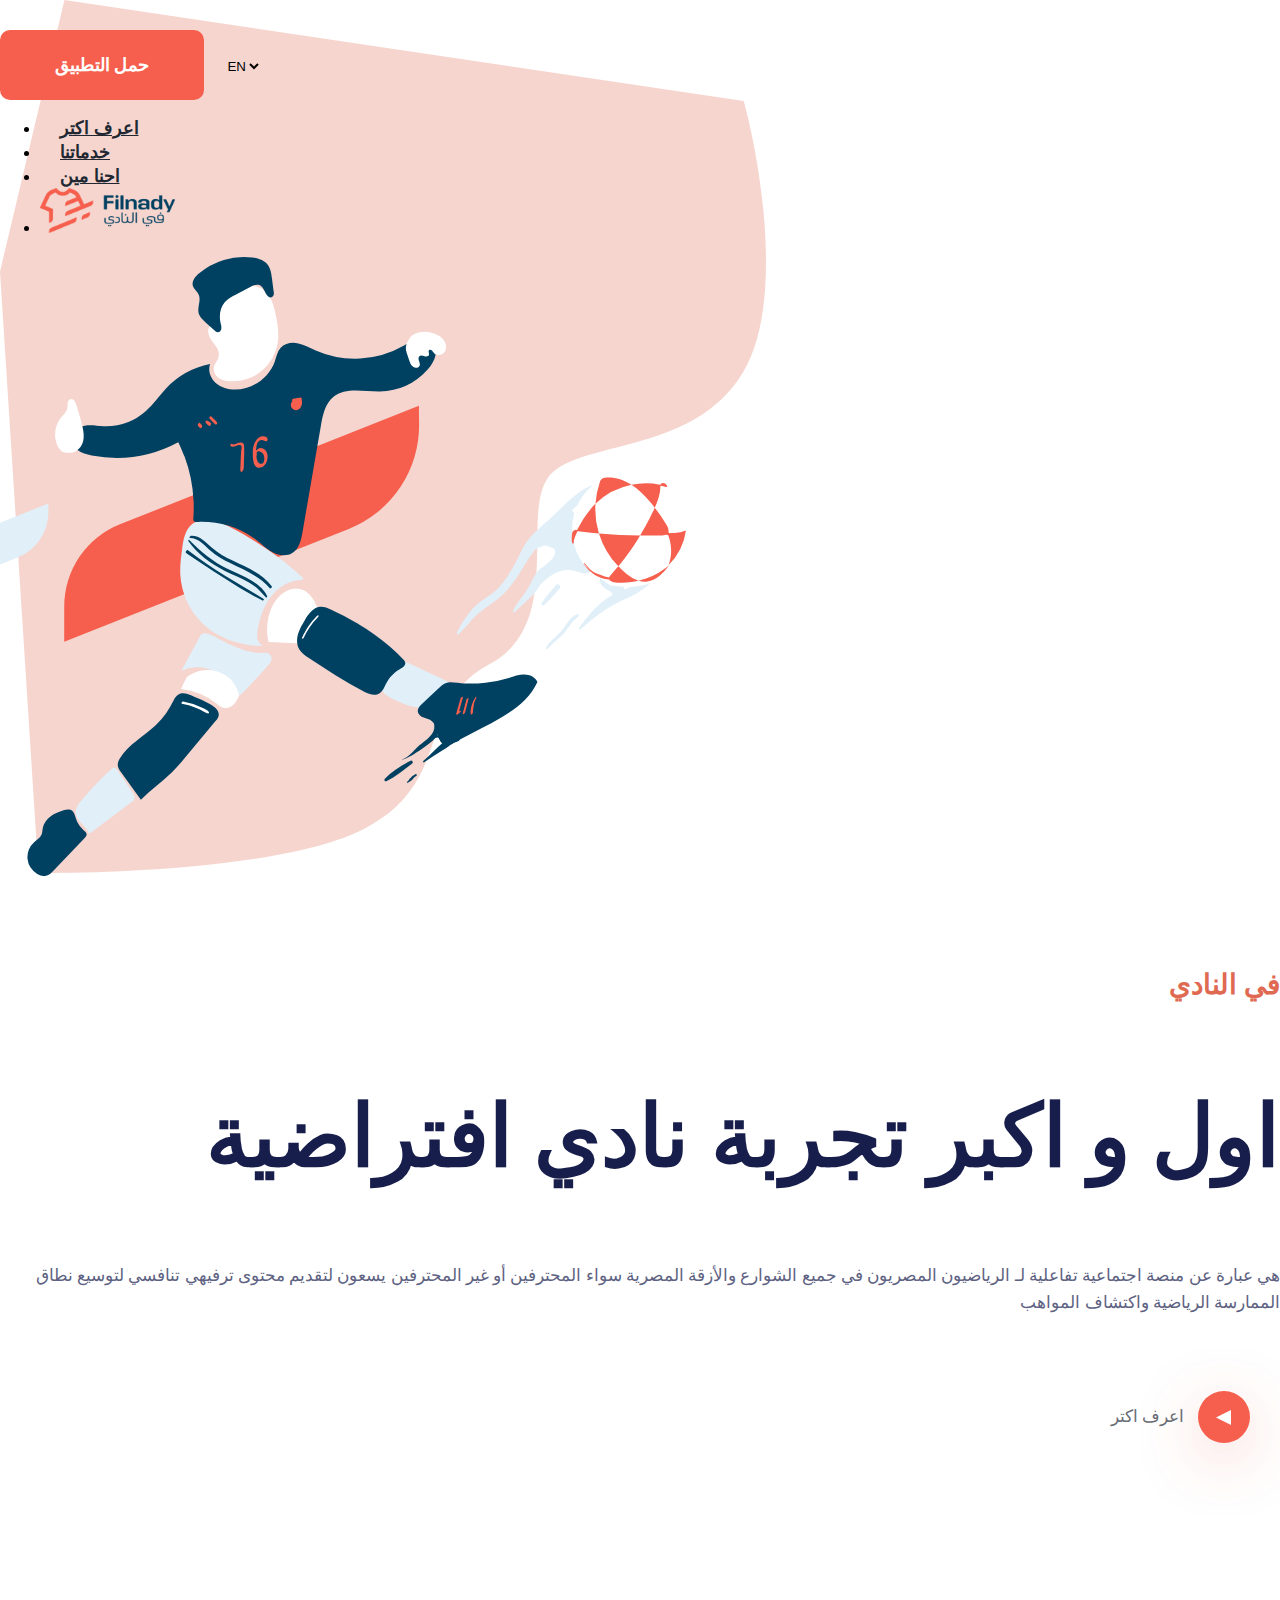
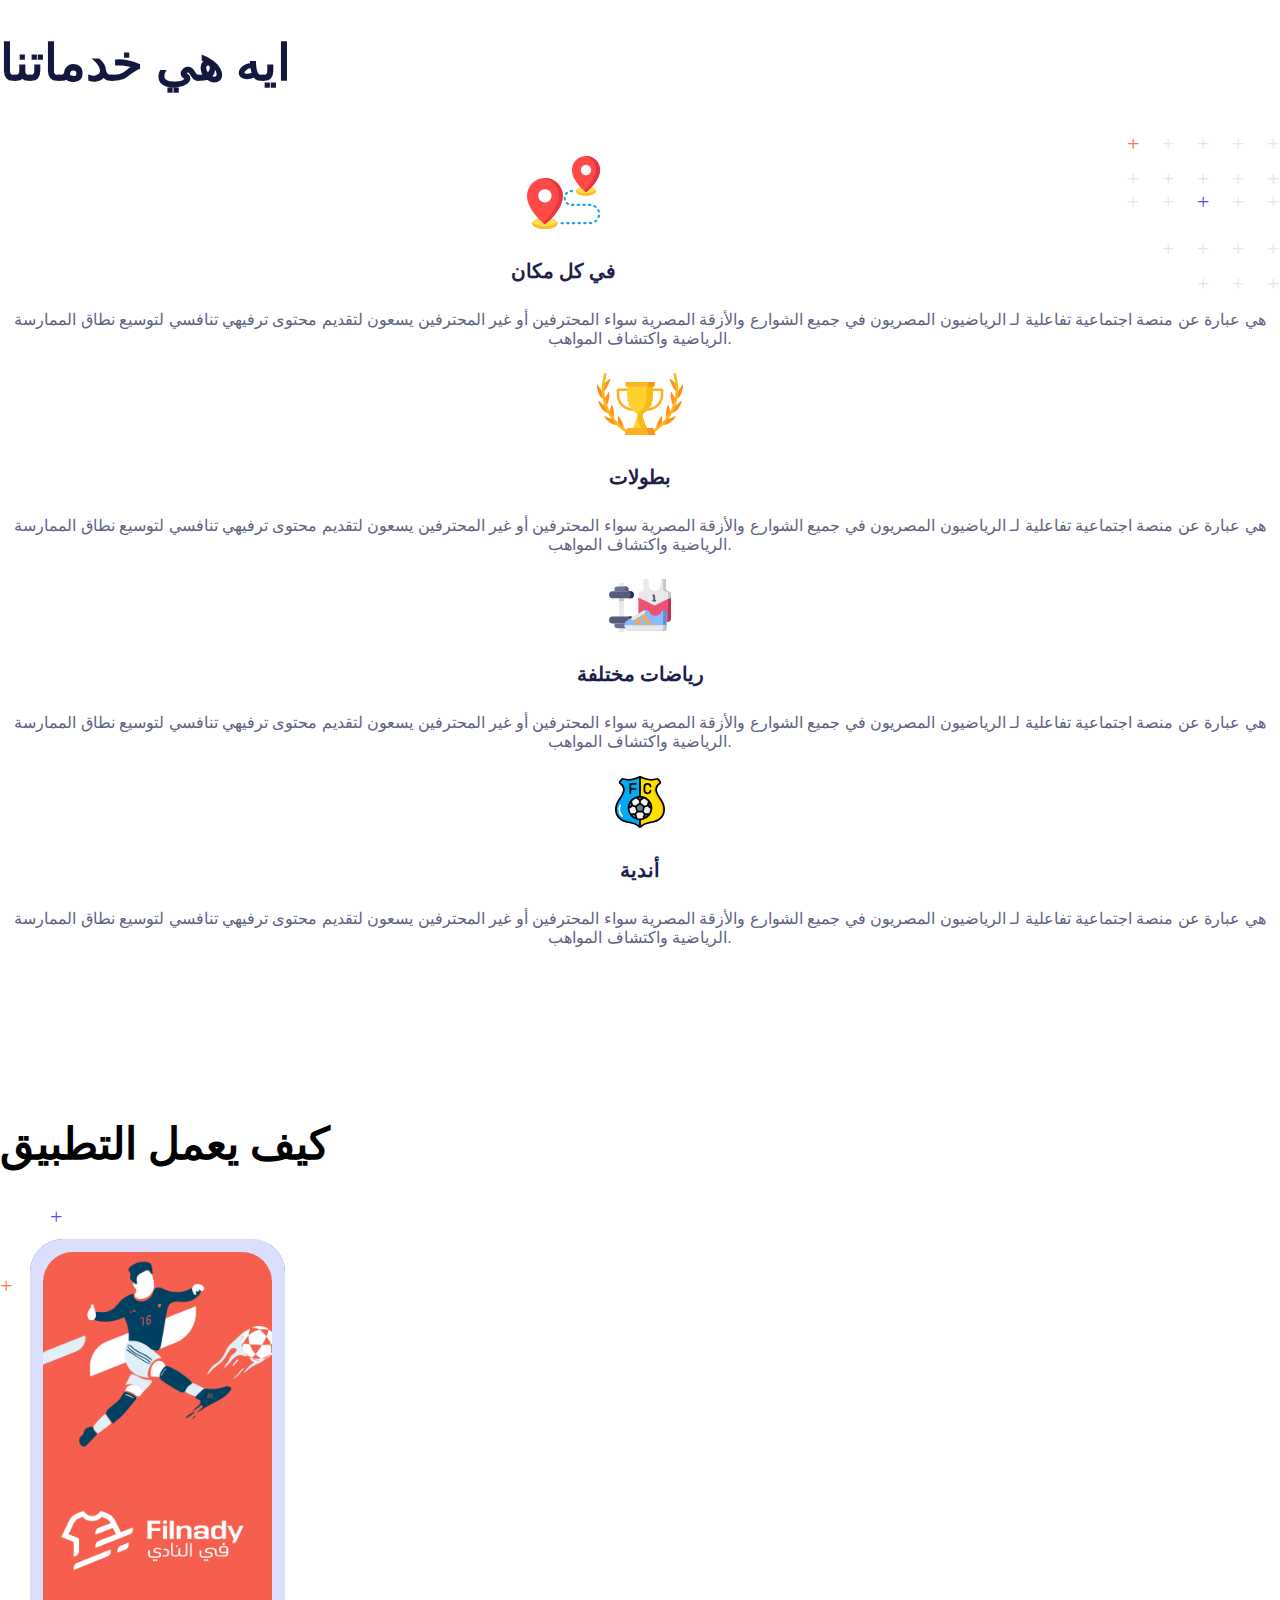
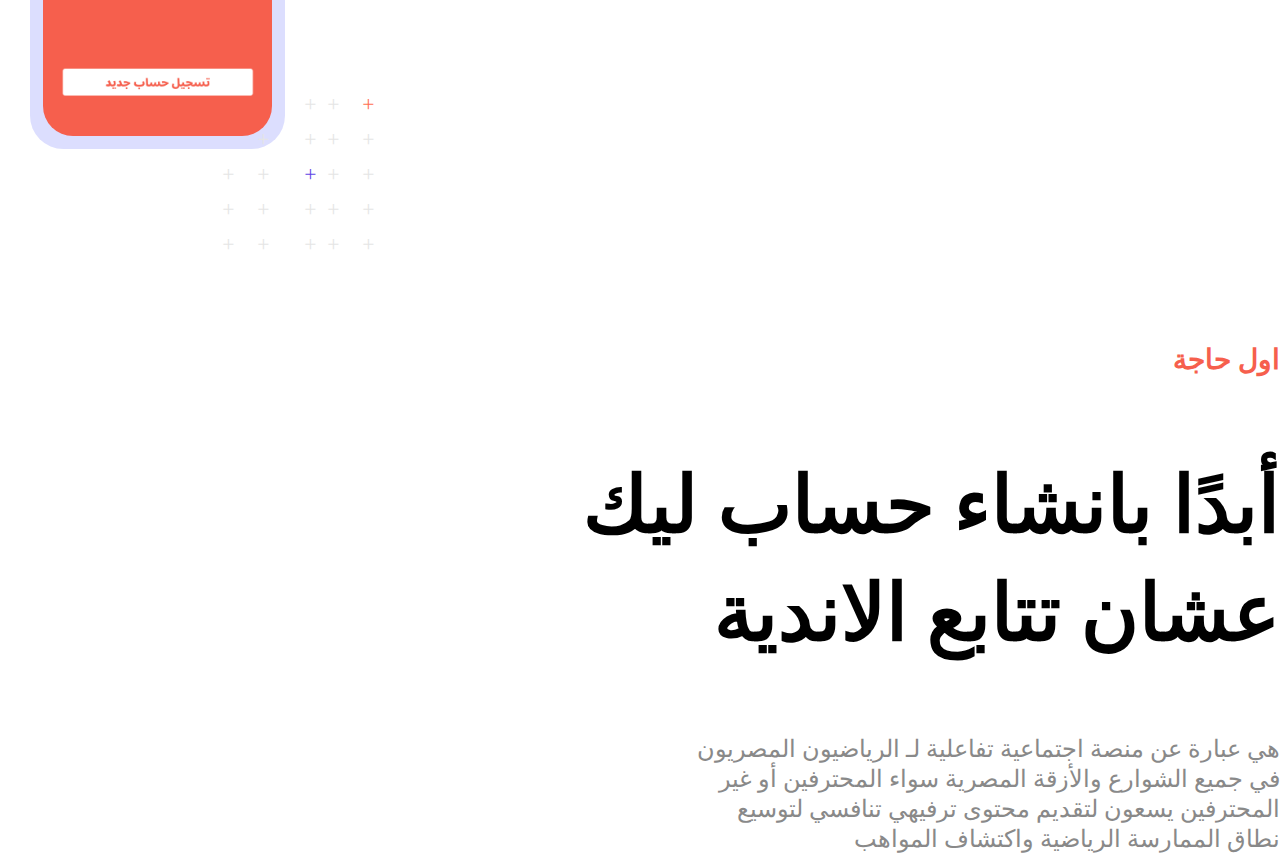
<file: Task.html>
<!DOCTYPE html>
<html lang="en">

<head>

    <!-- Required meta tags -->
    <meta charset="utf-8">
    <meta name="viewport" content="width=device-width, initial-scale=1, shrink-to-fit=no">

    <!-- Bootstrap CSS -->
    <link href="https://cdn.jsdelivr.net/npm/bootstrap@5.1.0/dist/css/bootstrap.min.css" rel="stylesheet"
        integrity="sha384-KyZXEAg3QhqLMpG8r+8fhAXLRk2vvoC2f3B09zVXn8CA5QIVfZOJ3BCsw2P0p/We" crossorigin="anonymous">


    <link rel="stylesheet" href="main.css">

    <title>desktop</title>
</head>

<body>
    <section class="page1">
        <div class="container">

            <nav class="navbar navbar-expand-lg navbar-light ">
                <div class="container-fluid">
                    <div class="collapse navbar-collapse" id="navbarSupportedContent">
                        <div class="navbar-nav me-auto mb-2 mb-lg-0 r1_left">

                            <button class="nav_button">حمل التطبيق</button>
                            <select>
                                <option value="EN">EN</option>
                                <option value="AR">AR</option>
                                <option value="FR">FR</option>
                                <option value="SP">SP</option>
                            </select>

                        </div>

                        <div class="d-flex r1_right">
                            <ul class="navbar-nav me-auto mb-2 mb-lg-0">
                                <li class="nav-item">
                                    <a class="nav-link" href="#">اعرف اكتر</a>
                                </li>
                                <li class="nav-item">
                                    <a class="nav-link" href="#">خدماتنا</a>
                                </li>
                                <li class="nav-item">
                                    <a class="nav-link active" aria-current="page" href="#">احنا مين</a>
                                </li>
                                <li class="nav-item logo"><img src="img/Filnady Logo EN.png"></li>
                            </ul>
                        </div>
                    </div>
                </div>
            </nav>
        </div>

        <div class="row r2_page1">
            <div class="col-12 col-sm-12 col-lg-6 order-2 order-sm-2 order-lg-1 ">
                <div class="r2_left">
                    <img class=" img-fluid pic_page1" src="img/Group 125.svg">
                </div>

            </div>
            <div class="col-11 offset-1 col-sm-11 offset-sm-1 col-lg-4 offset-lg-1 order-1 order-sm-1 order-lg-2">
                <div class="r2_right">
                    <p class="p1_page1">في النادي</p>
                    <h2 class="h2_page1">اول و اكبر تجربة نادي افتراضية</h2>
                    <p class="p2_page1">هي عبارة عن منصة اجتماعية تفاعلية لـ الرياضيون المصريون في جميع
                        الشوارع والأزقة
                        المصرية سواء
                        المحترفين أو غير المحترفين يسعون لتقديم محتوى ترفيهي تنافسي لتوسيع نطاق الممارسة
                        الرياضية
                        واكتشاف المواهب</p>

                    <img class="pic2_page1" src="img/Play Demo.svg">
                </div>
            </div>
        </div>
    </section>

    <section class="page2">
        <div>
            <div class="row r1_page2">
                <div class="col-11 offset-1 col-sm-11 offset-sm-1 col-lg-5 offset-lg-5 order-1 order-sm-1 order-lg-1">
                    <h1 class="h1_page2">ايه هي خدماتنا</h1>
                </div>
                <div class="col-lg-2 order-lg-2">
                    <img class="img_r1_page2" src="img/Group 4-2.svg">
                </div>
            </div>
        </div>

        <div class="container">
            <div class="row r2_page2">
                <div class="col-11 offset-1 col-sm-11 offset-sm-1 col-lg-3 offset-lg-0 order-4 order-sm-4 order-lg-1 box_page2">
                    <img class="img_r2_page2" src="img/destination.svg">
                    <p class="p1_page2">في كل مكان</p>
                    <p class="p2_page2">هي عبارة عن منصة اجتماعية تفاعلية لـ الرياضيون المصريون في جميع الشوارع والأزقة
                        المصرية سواء المحترفين أو غير المحترفين يسعون لتقديم محتوى ترفيهي تنافسي لتوسيع نطاق الممارسة
                        الرياضية واكتشاف المواهب.</p>
                </div>
                <div class="col-11 offset-1 col-sm-11 offset-sm-1 col-lg-3 offset-lg-0 order-3 order-sm-3 order-lg-2 box_page2">
                    <img class="img_r2_page2" src="img/winner.svg">
                    <p class="p1_page2">بطولات</p>
                    <p class="p2_page2">هي عبارة عن منصة اجتماعية تفاعلية لـ الرياضيون المصريون في جميع الشوارع والأزقة
                        المصرية سواء المحترفين أو غير المحترفين يسعون لتقديم محتوى ترفيهي تنافسي لتوسيع نطاق الممارسة
                        الرياضية واكتشاف المواهب.</p>
                </div>
                <div class="col-11 offset-1 col-sm-11 offset-sm-1 col-lg-3 offset-lg-0 order-2 order-sm-2 order-lg-3 box_page2">
                    <img class="img_r2_page2" src="img/sport.svg">
                    <p class="p1_page2">رياضات مختلفة</p>
                    <p class="p2_page2">هي عبارة عن منصة اجتماعية تفاعلية لـ الرياضيون المصريون في جميع الشوارع والأزقة
                        المصرية سواء المحترفين أو غير المحترفين يسعون لتقديم محتوى ترفيهي تنافسي لتوسيع نطاق الممارسة
                        الرياضية واكتشاف المواهب.</p>
                </div>
                <div class="col-11 offset-1 col-sm-11 offset-sm-1 col-lg-3 offset-lg-0 order-1 order-sm-1 order-lg-4 box_page2">
                    <img class="img_r2_page2" src="img/Page-1.svg">
                    <p class="p1_page2">أندية</p>
                    <p class="p2_page2">هي عبارة عن منصة اجتماعية تفاعلية لـ الرياضيون المصريون في جميع الشوارع والأزقة
                        المصرية سواء المحترفين أو غير المحترفين يسعون لتقديم محتوى ترفيهي تنافسي لتوسيع نطاق الممارسة
                        الرياضية واكتشاف المواهب.</p>

                </div>
            </div>
        </div>

    </section>

    <section class="page3">
        <div class="container">
            <div class="row r1_page3">
                <div class="col-11 offset-1 col-sm-11 offset-sm-1 col-lg-5 offset-lg-5 order-1 order-sm-1 order-lg-1">
                    <h1 class="h1_page3">كيف يعمل التطبيق</h1>
                </div>
            </div>

            <div class="row r2_page3">
                <div class="col-12 col-sm-12 col-lg-4 offset-1 order-2 order-sm-2 order-lg-1 r2_page3_left">
                    <div class="star1_page3">+</div>
                    <img class="img1_page3" src="img/Group 4-1.png">
                    <div class="star2_page3">+</div>
                    <img class="img2_page3" src="img/Group 4.svg">
                </div>
                <div class=" col-11 offset-1 col-sm-11 offset-sm-1 col-lg-6 offset-lg-1 order-1 order-sm-1 order-lg-2 r2_page3_right">
                    <p class="p1_page3">اول حاجة</p>
                    <h2 class="h2_page3">أبدًا بانشاء حساب ليك<br> عشان تتابع الاندية</h2>
                    <p class="p2_page3">
                        هي عبارة عن منصة اجتماعية تفاعلية لـ الرياضيون المصريون <br> في جميع الشوارع والأزقة المصرية
                        سواء
                        المحترفين أو غير <br> المحترفين يسعون لتقديم محتوى ترفيهي تنافسي لتوسيع <br> نطاق الممارسة
                        الرياضية
                        واكتشاف المواهب
                    </p>
                </div>
            </div>
        </div>
    </section>


</body>

</html>
</file>
<file: main.css>
body{
    margin: 0;
    padding: 0;
    font-family: sans-serif;
    overflow-x: hidden;
}
p {
    margin-bottom: 0;;
}

/* page 1 */
.page1{
    background: url('img/Decore.svg') no-repeat;
    opacity: 1;
    height:auto;
}
/* row 1 */

.navbar{
    padding-top: 30px;
}
.nav-link{
    margin-left: 20px;
    text-align:right;
    font: normal normal bold 18px/24px Noto Sans Arabic UI;
    letter-spacing: 0px;
    color: #212832;
    opacity: 1;
}

.nav_button {
    background: #F65F4D 0% 0% no-repeat padding-box;
    border-radius: 10px;
    opacity: 1;
    text-align: center;
    font: normal normal 800 18px/24px Noto Sans Arabic UI;
    letter-spacing: 0px;
    color: #FFFFFF;
    border: none;
    width: 204px;
    height: 70px;
    
}

select{
    border: none;
    background:none;
    margin-left: 15px;
 
}


/* row 2 */
.r2_page1 {
    margin-top: 20px;
}

.r2_right{
    margin-top: 6%;
    text-align: right;
}
.p1_page1{
    text-align: right;
    font: normal normal bold 28px/55px Noto Sans Arabic UI;
    letter-spacing: 0px;
    color: #DF6951;
    text-transform: uppercase;
    opacity: 1;
}
.h2_page1{
    text-align: right;
    font: normal normal bold 86px/108px Noto Sans Arabic UI;
    letter-spacing: 0px;
    color: #181E4B;
    opacity: 1;
    
}
.p2_page1{
    text-align: right;
    font: normal normal 300 17px/27px Noto Sans Arabic UI;
    letter-spacing: 0px;
    color: #5E6282;
    opacity: 1;
}

.pic2_page1{
    margin-right: -60px;
}

.pic_page1{
    margin-left: -107px;
}


/* ******************************************************************** */

/* page 2 */

.page2{
    background-color: white;
    height: auto;
    opacity: 1;
    margin-top: 6%;
}

/* row 1 */


.h1_page2{
    font: normal normal bold 50px/68px Noto Sans Arabic UI;
    letter-spacing: 0px;
    color: #14183E;
    text-transform: capitalize;
    opacity: 1;
}
.img_r1_page2{
    background-image: transparent 0% 0% no-repeat padding-box;
    opacity: 1;
    float: right;
}

/* row 2 */
.box_page2{
    text-align: center;
    opacity: 1;
}
.img_r2_page2{
    margin-top: 25px;
    text-align: center;
    background:no-repeat;
    opacity: 1;
}

.p1_page2{
    margin-top: 25px;
    text-align: center;
    font: normal normal bold 20px/27px Noto Sans Arabic UI;
    letter-spacing: 0px;
    color: #1E1D4C;
    opacity: 1;
}
.p2_page2{
    margin-top: 25px;
    text-align: center;
    font: normal normal medium 16px/26px Noto Sans Arabic UI;
    letter-spacing: 0px;
    color: #5E6282;
    opacity: 1;
}

/* ******************************************************************************************* */

/* page 3 */
.page3{
    background-color: white;
    height: auto;
    margin-top: 13%;
}
/* row 1 */

.h1_page3{
    font: normal normal 600 44px/61px Noto Sans Arabic UI;
    letter-spacing: -1.57px;
    color: #000000;
    text-transform: capitalize;
    opacity: 1;
}

/* row 2 */

/* .r2_page3_left */

.star1_page3{
    text-align: left;
    margin-left: 50px;
    margin-bottom: -100px;  
    font: normal normal normal 22px/25px Roboto;
    letter-spacing: 0px;
    color: #6246E5;
    opacity: 1;
}
.star2_page3{
    margin-block-start: 10px;
    margin-top: -480px;
    font: normal normal normal 22px/25px Roboto;
    letter-spacing: 0px;
    color: #FF7152;
    opacity: 1;
}
.img1_page3{
    margin-top: 110px;
    margin-left: 30px;
    opacity: 1;
}
.img2_page3{
    margin-top:400px;
    margin-left: 215px;
    opacity: 1;
}


/* .r2_page3_right */
.r2_page3_right{
    margin-top: 6%;
    text-align: right;
}
.p1_page3{
    text-align: right;
    font: normal normal bold 28px/55px Noto Sans Arabic UI;
    letter-spacing: -0.79px;
    color: #F65F4D;
    text-transform: uppercase;
    opacity: 1;
}
.h2_page3{
    text-align: right;
    font: normal normal bold 79px/108px Noto Sans Arabic UI;
    letter-spacing: -1.89px;
    color: #000000;
    opacity: 1;
}
.p2_page3{
    text-align: right;
    font: normal normal 300 24px/30px Noto Sans Arabic UI;
    letter-spacing: 0px;
    color: #898989;
    opacity: 1;

    

}

/* ************************************************************************************* */

/* mobile */

@media only screen 
  and (min-device-width: 320px) 
  and (max-device-width: 823px)
  and (-webkit-min-device-pixel-ratio: 1) {

    /* page 1 */
    .page1{
        background: white; 
    }
    .navbar{
        display: block;
    }
    .navbar-toggler{
        position: absolute;
        right: 0;
        top: 0;
        margin-top: 30px;
    }
    .logo{
        position:absolute;
        left: 0;
        top: 0;
        margin-top: 30px;
        margin-left: 20px;

    }
    .nav-link{
        text-align: right;
    }
    .navbar-nav{
        margin-top: 60px;
    }
    .nav_button , select{
        display: none;
    }
    .r2_right {
        margin-top: 15%;
        text-align: center;
    }
    .p1_page1{
        text-align: center;
        font: normal normal bold 29px/40px Noto Sans Arabic UI;
    }
    .h2_page1{
        text-align: center;
        font: normal normal bold 57px/80px Noto Sans Arabic UI;
    }
    .p2_page1{
        text-align: center;
        font: normal normal medium 17px/27px Noto Sans Arabic UI;
        letter-spacing: 0px;
        color: #5c5e6d;
        opacity: 1;
    }

    .pic_page1{
        margin-left: 0;
    }

    /* .r2_left {
        background: #F6D4CE 0% 0% no-repeat padding-box;
        opacity: 1;
        border-top-left-radius: 550px;
        border-bottom-left-radius: 550px;
    } */


    /* page 2 */
    .page2{
        margin-top: 25%;
    }
    .r1_page2{
        text-align: center; 
    }
    .img_r1_page2{
        display: none;
    }

    .h1_page2{
        text-align: center;
        font: normal normal bold 70px/61px Noto Sans Arabic UI;
        letter-spacing: 0px;
        color: #14183E;
        text-transform: capitalize;
        opacity: 1;
    }
    .r2_page2{
        text-align: center;
        margin-top: 22px;
    }
    .p1_page2{
        text-align: center;
        font: normal normal bold 25px/27px Noto Sans Arabic UI;
        letter-spacing: 0px;
        color: #1E1D4C;
        opacity: 1;
    }
    .p2_page2{
        text-align: center;
        font: normal normal medium 16px/26px Noto Sans Arabic UI;
        letter-spacing: 0px;
        color: #5E6282;
        opacity: 1;
    }

    /* page 3 */
    .page3{
        margin-top: 25%;
    }
    .h1_page3{
        text-align: center;
        font: normal normal 600 57px/61px Noto Sans Arabic UI;
        letter-spacing: -1.57px;
        color: #000000;
        text-transform: capitalize;
        opacity: 1;
    }
    .p1_page3{
        text-align: center;
        font: normal normal bold 30px/65px Noto Sans Arabic UI;
        letter-spacing: -0.79px;
        color: #F65F4D;
        opacity: 1;
    }
    .h2_page3{
        text-align: center;
        font: normal normal bold 41px/52px Noto Sans Arabic UI;
        letter-spacing: 0px;
        color: #000000;
        opacity: 1;
    }

    .p2_page3{
        text-align: center;
        font: normal normal 300 18px/30px Noto Sans Arabic UI;
        letter-spacing: 0px;
        color: #868686;
        opacity: 1;
    }
  }




/* mahmoud */

/* page 4 */
.page4{
    height: auto;
}
/* row 1 */
.firstball{
    margin-top: 30px;
    margin-left: -40%;
}
.f_ball{
    background: #004061 0% 0% no-repeat padding-box;
    width: 87px;
    height: 87px;
    border-radius: 50px;
    opacity: 1;
}

/* row 2 */

.sec_row{
    background: transparent linear-gradient(243deg, #EDEEF600 0%, #F2F3F7 100%) 0% 0% no-repeat padding-box;
    border-radius: 50px;
    margin-top: 20px;
    opacity: 1;
}

/* row 2 left */
.div1{
    margin-top: 62px;
}

.third_ball{
    background:#F65F4D 0% 0% no-repeat padding-box;
    margin-left: 610px;
    border-radius: 50px;
    width: 63px;
    height: 63px;
    opacity: 1;
}

.header_page4{
    text-align: right;
    font: normal normal bold 89px/90px Noto Sans Arabic UI;
    letter-spacing: -2.04px;
    color: #000000;
    opacity: 1;
}

.p1_page4{
    text-align: right;
    font: normal normal 300 22px/35px Noto Sans Arabic UI;
    letter-spacing: 0px;
    color: #898989;
    opacity: 1;

}

/* row 2 right */

.div2{
    margin-top: 100px;
    margin-bottom: 30px;
}

.background{
    margin-top: -100%;
    margin-left: 50px;
    opacity: 1;
}

.big_ball{
    background :#F65F4D 0% 0% no-repeat padding-box;
    width: 356px;
    height: 356px ;
    border-radius: 300px;
    opacity: 1;
  
} 

.sec_ball{
    background :#004061 0% 0% no-repeat padding-box;
    width: 31px;
    height: 31px;
    border-radius: 50px;
    margin-left: 354px;
    margin-bottom: -44px;
    opacity: 1;
}

/* row 3 */
.forth_ball{
    background :#F65F4D 0% 0% no-repeat padding-box;
    width: 104px;
    height: 104px;
    border-radius: 50px;
    margin-top: -55px;
    opacity: 1;

}

/* **************************************************************************************** */

/* page 5 */

.page5{
    height: auto;
}

/* row 1 */

/* row 1 left */

.star_pic{
    margin-top: 500px;
    margin-right: -60px;
}


/* row 1 right */

.div2_p5{
    margin-top: 213px;
}
.p1_p5{
    text-align: right;
    font: normal normal bold 25px/18px Noto Sans Arabic UI;
    letter-spacing: -0.79px;
    color: #F65F4D;
    opacity: 1;
}
.h2_p5{
    text-align: right;
    font: normal normal bold 59px/72px Noto Sans Arabic UI;
    letter-spacing: -2.04px;
    color: #000000;
    opacity: 1;
}

.p2_p5{
    text-align: right;
    font: normal normal 300 16px/28px Noto Sans Arabic UI;
    letter-spacing: 0px;
    color: #868686;
    opacity: 1;
}

/* row 2 */

.s_row_p5{
    margin-top: 100px;
}


/* ******************************************************************* */
/* page 6 */
.h1_p6{
    text-align: right;
font: normal normal bold 44px/57px Noto Sans Arabic UI;
letter-spacing: -1.57px;
color: #ffffff;
opacity: 1;
font-size: 30px;
margin-top: 90px;

}
.p1_p6{
    margin-top: 60px;
    margin-right: 25px;
}


/* .google_pic{
margin-left: 300px;
}
.app_store{
margin-left: 120px;

} */
.div1_p6{
    margin-top: 210px;
    margin-right:-30 px;
}
.picture{
   margin-left: 300px;
  
}
.div2_p6{
    margin-left: -65px;
}
.f_row_p6{
    background: #181E4B 0% 0% no-repeat padding-box;
border-radius: 50px;
opacity: 1;
}

.page6{
    height: auto;
    margin-top: 100px;
}
/* ****************************************************************************************************** */
/* page 7  */
 
.h1_p7{
    text-align: right;
font: normal normal medium 44px/61px Noto Sans Arabic UI;
letter-spacing: -1.57px;
color: #000000;
opacity: 1;

}
.pic4_p7{
    margin-left: 30px;
    margin-top: -70px;
}
.P2_P7{
    text-align: center;
font: normal normal normal 16px/9px Poppins;
letter-spacing: 0px;
color: #000000;
opacity: 1;
}

/* ************************************************************************* */

/* mobile */

@media only screen 
and (min-device-width: 320px) 
and (max-device-width: 823px)
  and (-webkit-min-device-pixel-ratio: 1) {

    /* page 4 */
     .f_ball ,.third_ball , .sec_ball , .forth_ball  , .s_row_p5{
        display: none;
    }

    .sec_row{
        margin: 0;
    }
    .div1{
        margin: 0;
    }
    .header_page4{
        text-align: center;
        font: normal normal bold 44px/50px Noto Sans Arabic UI;
        letter-spacing: 0px;
        color: #000000;
        opacity: 1;
    }
    .p1_page4{
        text-align: center;
        font: normal normal 300 18px/30px Noto Sans Arabic UI;
        letter-spacing: 0px;
        color: #868686;
        opacity: 1;
    }

    .div2{
        margin-top: 30px;
    }
    .background{
        margin-top: -110%;
    }
    .big_ball{
        background: #FAB8C3 0% 0% no-repeat padding-box;
        margin-top: 60px;
    }
    .sec_row{
        background: white;
    }

    /* ****************************************************************** */

    /* paage 5 */
    .page5{
        margin: 0;
    }

    /* row 1 */
    .div2_p5 {
        margin-top: 30px;
    }
   .p1_p5{
       text-align: center;
       font: normal normal bold 28px/45px Noto Sans Arabic UI;
       letter-spacing: -0.79px;
       color: #F65F4D;
       opacity: 1;
       
   }
   .h2_p5{
    text-align: center;
    font: normal normal bold 39px/56px Noto Sans Arabic UI;
    letter-spacing: 0px;
    color: #000000;
    opacity: 1;
    margin-top: 0;
   }
   .p3_p5{
    text-align: center;
    font: normal normal 300 18px/30px Noto Sans Arabic UI;
    letter-spacing: 0px;
    color: #868686;
    opacity: 1;
    margin-right: -20px;
   }
   .div1_p5{

   margin-top: 0px;
   }

   .star_pic{
    margin-bottom: 10px;
    margin-left: -100px;
   }
   .phone_pic{
    margin-top: -20px;
    margin-left: -5px;
   }
                                                      /* page 6 */
 .h1_p6{
     text-align: center;

 }
 .pic4_p5{
    
     width: 418px;
     height: 418px;
     margin-left: 50px;
 }
 .picture{
     margin-left: 43px;
 }
 .f_row_p6{
    background: #181E4B 0% 0% no-repeat padding-box;
    opacity: 1;
    border-radius: 0px;
 }
 .div1_p6 {
    margin-top: -41px;
 }
/* ************************************************************* */
/* page 7  */
.P2_P7{
   text-align: center;
   /* margin-left: 120px; */
  
} 
.h1_p7{
    text-align: center;
}
.pic4_p7{
    margin-left: 0px;
    width: 350px;
    margin-left: 35px;
}
.s_div{
    margin-left: 0px;
    margin-right: 0px;
}
}
</file>
